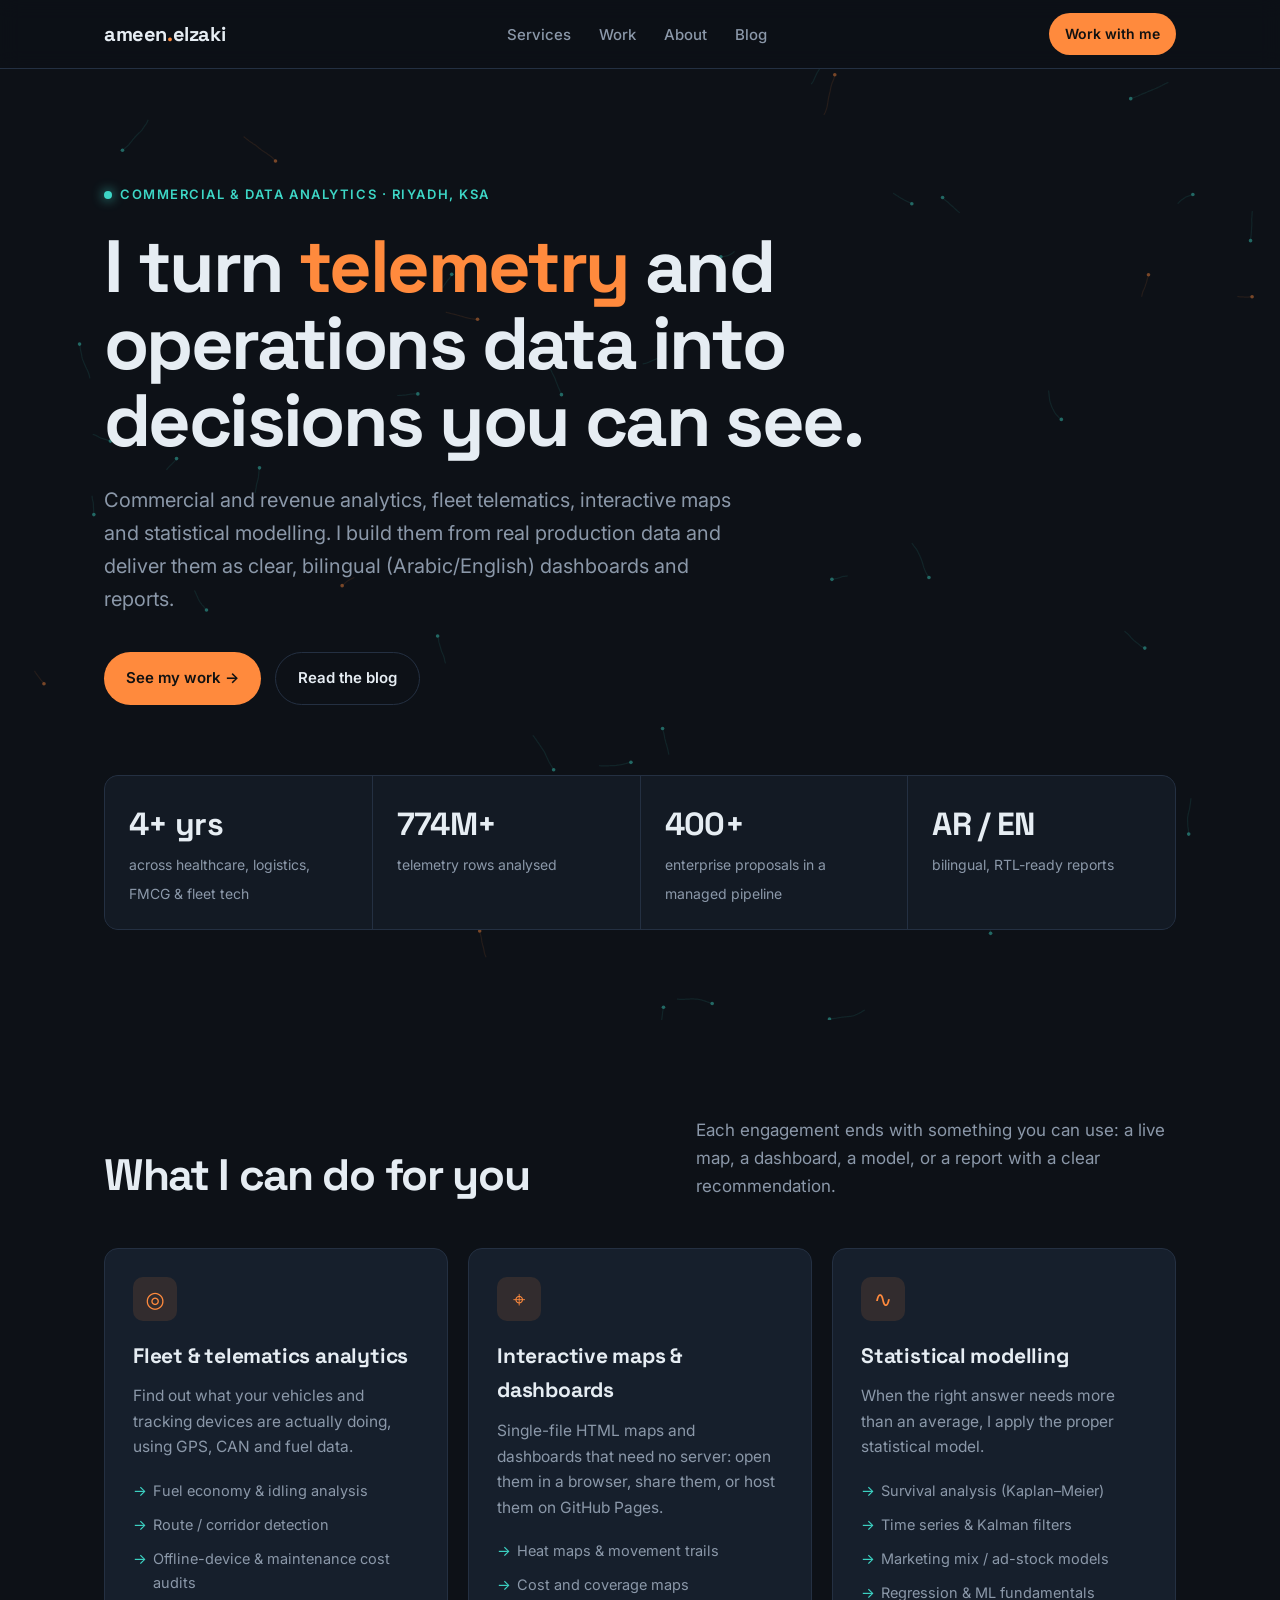
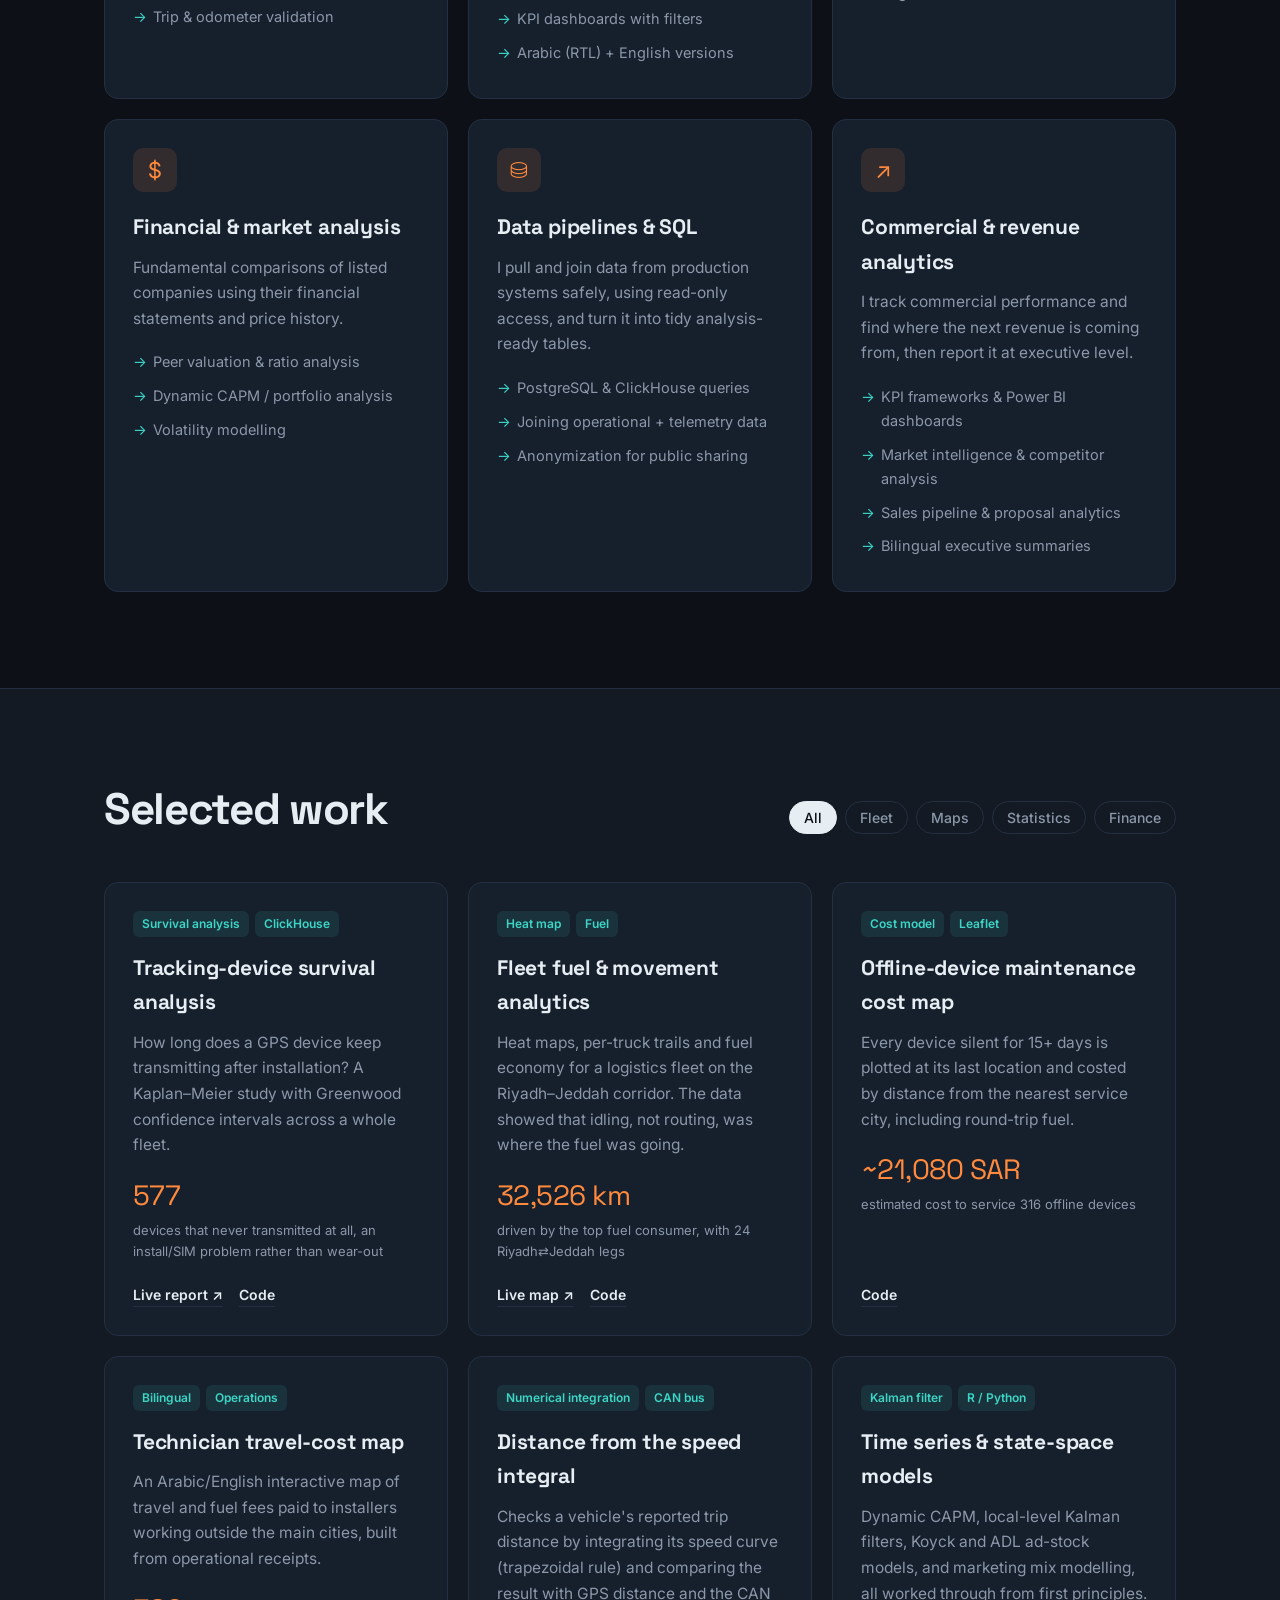
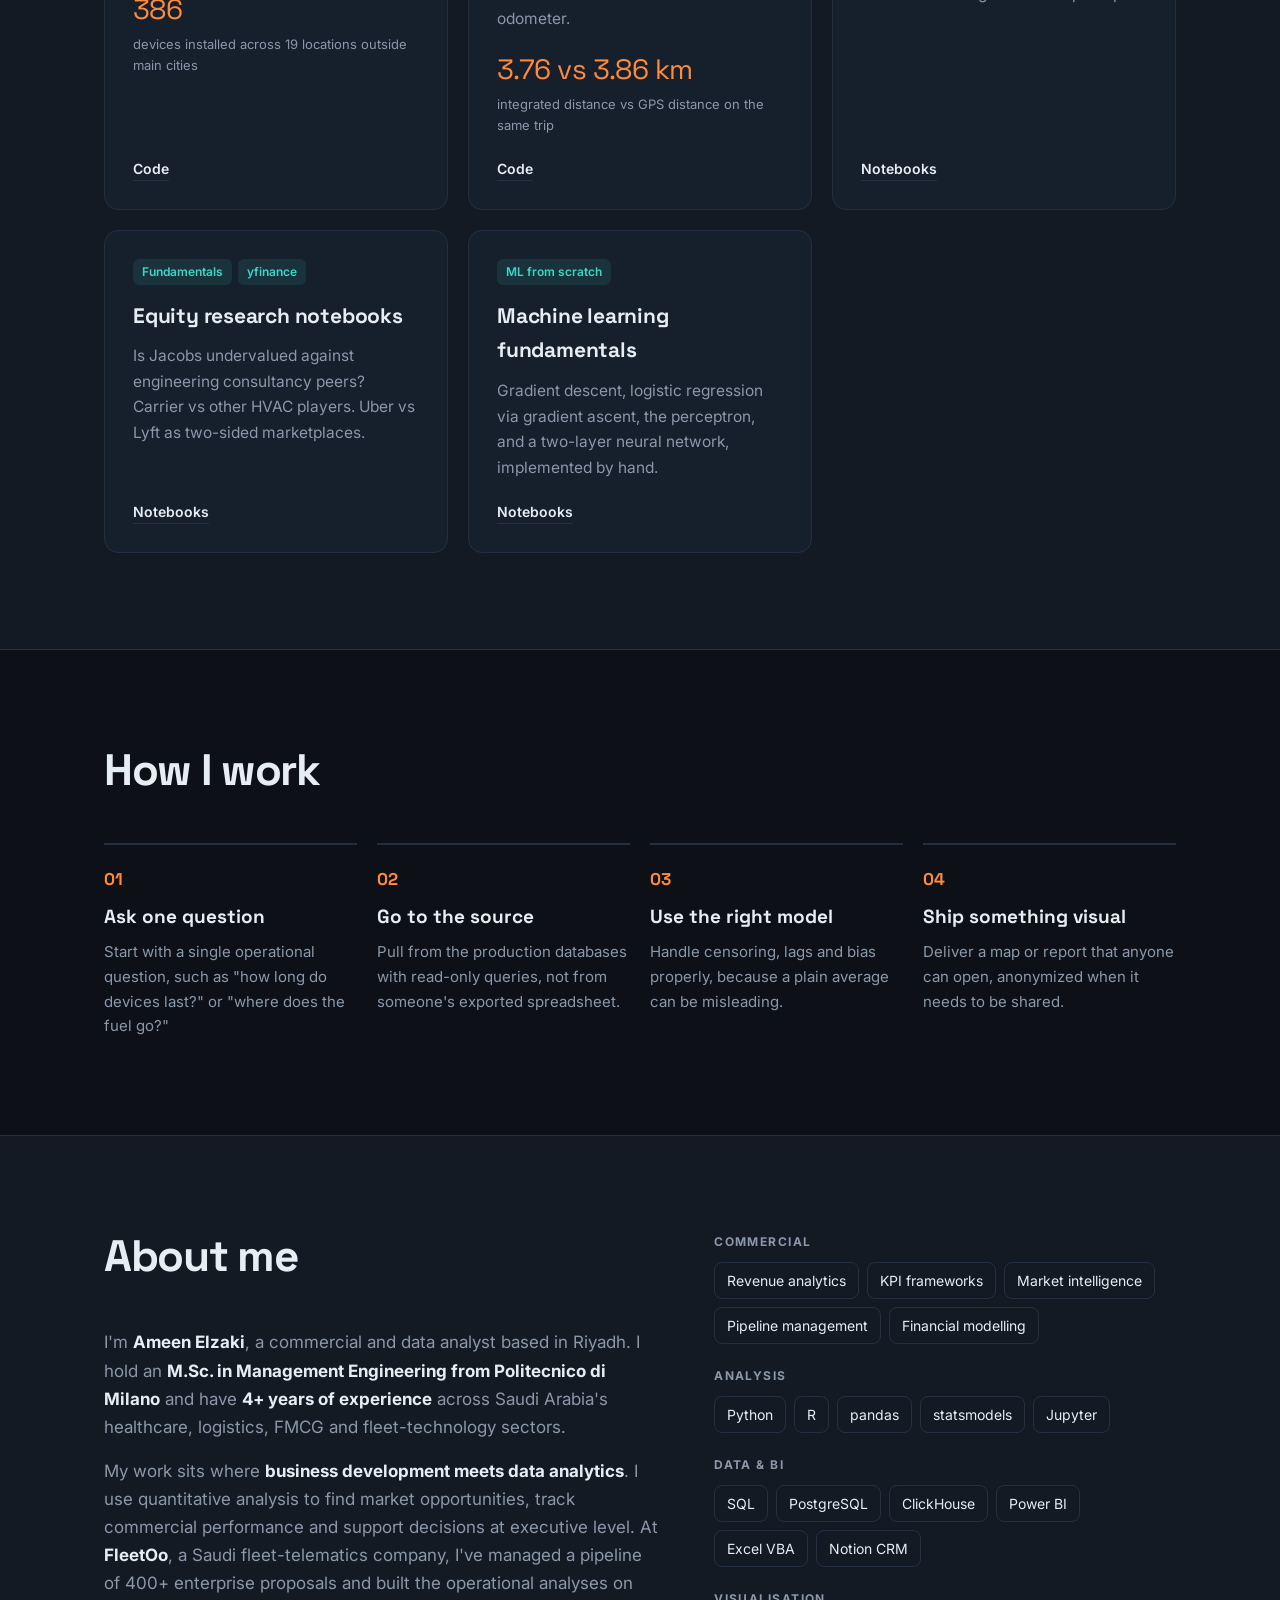
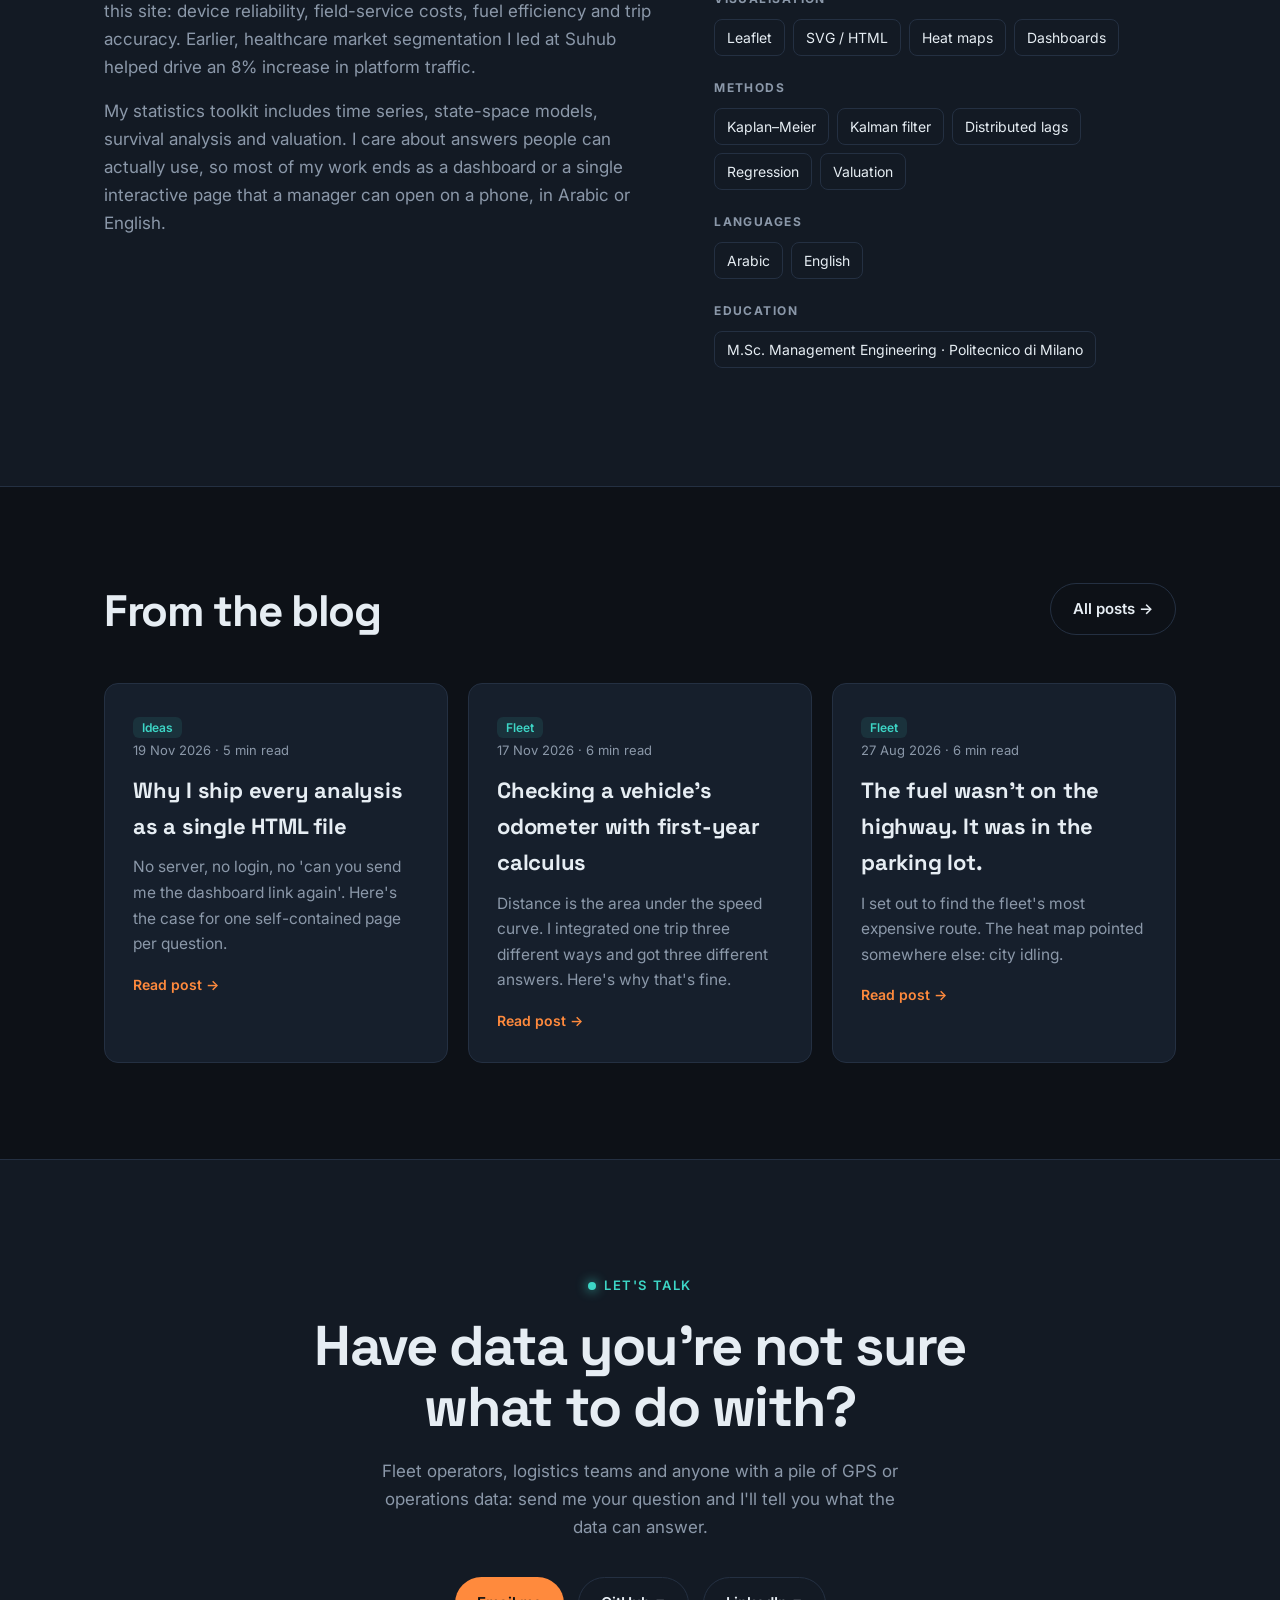
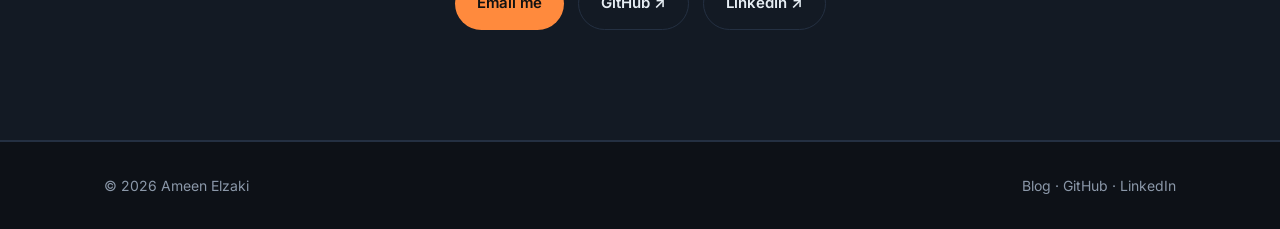
<file: index.html>
<!DOCTYPE html>
<html lang="en">
<head>
<meta charset="UTF-8">
<meta name="viewport" content="width=device-width, initial-scale=1.0">
<title>Ameen Elzaki — Commercial & Data Analytics</title>
<meta name="description" content="Commercial and data analyst in Riyadh. I turn GPS telemetry, operations and market data into dashboards, maps and decisions, with bilingual Arabic/English reporting.">
<meta property="og:type" content="website">
<meta property="og:url" content="https://ameenelzaki96.github.io/">
<meta property="og:title" content="Ameen Elzaki — Commercial & Data Analytics">
<meta property="og:description" content="Fleet and commercial analytics, interactive maps, statistical modelling and market intelligence. Services, projects and blog.">
<meta property="og:image" content="https://ameenelzaki96.github.io/assets/og-image.png">
<meta property="og:image:width" content="1200">
<meta property="og:image:height" content="630">
<meta name="twitter:card" content="summary_large_image">
<meta name="twitter:image" content="https://ameenelzaki96.github.io/assets/og-image.png">
<link rel="preconnect" href="https://fonts.googleapis.com">
<link rel="preconnect" href="https://fonts.gstatic.com" crossorigin>
<link href="https://fonts.googleapis.com/css2?family=Inter:wght@400;500;600&family=Space+Grotesk:wght@500;700&display=swap" rel="stylesheet">
<link rel="stylesheet" href="assets/style.css">
</head>
<body>

<nav class="nav">
  <div class="wrap">
    <a href="index.html" class="logo">ameen<span>.</span>elzaki</a>
    <ul>
      <li><a href="#services">Services</a></li>
      <li><a href="#work">Work</a></li>
      <li><a href="#about">About</a></li>
      <li><a href="blog.html">Blog</a></li>
    </ul>
    <a href="#contact" class="cta">Work with me</a>
    <button class="menu-btn" aria-label="Menu">☰</button>
  </div>
</nav>

<header class="hero">
  <canvas id="trails"></canvas>
  <div class="wrap">
    <span class="eyebrow">Commercial & data analytics · Riyadh, KSA</span>
    <h1>I turn <em>telemetry</em> and operations data into decisions you can see.</h1>
    <p class="lead">Commercial and revenue analytics, fleet telematics, interactive maps and statistical modelling. I build them from real production data and deliver them as clear, bilingual (Arabic/English) dashboards and reports.</p>
    <div class="btns">
      <a href="#work" class="btn primary">See my work →</a>
      <a href="blog.html" class="btn ghost">Read the blog</a>
    </div>

    <div class="stats reveal">
      <div class="stat"><b>4+ yrs</b><span>across healthcare, logistics, FMCG & fleet tech</span></div>
      <div class="stat"><b>774M+</b><span>telemetry rows analysed</span></div>
      <div class="stat"><b>400+</b><span>enterprise proposals in a managed pipeline</span></div>
      <div class="stat"><b>AR / EN</b><span>bilingual, RTL-ready reports</span></div>
    </div>
  </div>
</header>

<!-- SERVICES -->
<section id="services">
  <div class="wrap">
    <div class="sec-head reveal">
      <h2>What I can do for you</h2>
      <p>Each engagement ends with something you can use: a live map, a dashboard, a model, or a report with a clear recommendation.</p>
    </div>
    <div class="grid g3">
      <div class="card reveal">
        <div class="ico">◎</div>
        <h3>Fleet & telematics analytics</h3>
        <p>Find out what your vehicles and tracking devices are actually doing, using GPS, CAN and fuel data.</p>
        <ul>
          <li>Fuel economy & idling analysis</li>
          <li>Route / corridor detection</li>
          <li>Offline-device & maintenance cost audits</li>
          <li>Trip & odometer validation</li>
        </ul>
      </div>
      <div class="card reveal">
        <div class="ico">⌖</div>
        <h3>Interactive maps & dashboards</h3>
        <p>Single-file HTML maps and dashboards that need no server: open them in a browser, share them, or host them on GitHub Pages.</p>
        <ul>
          <li>Heat maps & movement trails</li>
          <li>Cost and coverage maps</li>
          <li>KPI dashboards with filters</li>
          <li>Arabic (RTL) + English versions</li>
        </ul>
      </div>
      <div class="card reveal">
        <div class="ico">∿</div>
        <h3>Statistical modelling</h3>
        <p>When the right answer needs more than an average, I apply the proper statistical model.</p>
        <ul>
          <li>Survival analysis (Kaplan–Meier)</li>
          <li>Time series & Kalman filters</li>
          <li>Marketing mix / ad-stock models</li>
          <li>Regression & ML fundamentals</li>
        </ul>
      </div>
      <div class="card reveal">
        <div class="ico">$</div>
        <h3>Financial & market analysis</h3>
        <p>Fundamental comparisons of listed companies using their financial statements and price history.</p>
        <ul>
          <li>Peer valuation & ratio analysis</li>
          <li>Dynamic CAPM / portfolio analysis</li>
          <li>Volatility modelling</li>
        </ul>
      </div>
      <div class="card reveal">
        <div class="ico">⛁</div>
        <h3>Data pipelines & SQL</h3>
        <p>I pull and join data from production systems safely, using read-only access, and turn it into tidy analysis-ready tables.</p>
        <ul>
          <li>PostgreSQL & ClickHouse queries</li>
          <li>Joining operational + telemetry data</li>
          <li>Anonymization for public sharing</li>
        </ul>
      </div>
      <div class="card reveal">
        <div class="ico">↗</div>
        <h3>Commercial & revenue analytics</h3>
        <p>I track commercial performance and find where the next revenue is coming from, then report it at executive level.</p>
        <ul>
          <li>KPI frameworks & Power BI dashboards</li>
          <li>Market intelligence & competitor analysis</li>
          <li>Sales pipeline & proposal analytics</li>
          <li>Bilingual executive summaries</li>
        </ul>
      </div>
    </div>
  </div>
</section>

<!-- WORK -->
<section id="work" class="alt">
  <div class="wrap">
    <div class="sec-head reveal">
      <h2>Selected work</h2>
      <div class="filters">
        <button class="on" data-f="all">All</button>
        <button data-f="fleet">Fleet</button>
        <button data-f="maps">Maps</button>
        <button data-f="stats">Statistics</button>
        <button data-f="finance">Finance</button>
      </div>
    </div>

    <div class="grid g3">
      <article class="card project reveal" data-cat="fleet stats">
        <div class="tags"><span class="tag">Survival analysis</span><span class="tag">ClickHouse</span></div>
        <h3>Tracking-device survival analysis</h3>
        <p>How long does a GPS device keep transmitting after installation? A Kaplan–Meier study with Greenwood confidence intervals across a whole fleet.</p>
        <div class="metric">577</div>
        <div class="metric-l">devices that never transmitted at all, an install/SIM problem rather than wear-out</div>
        <div class="links">
          <a href="https://ameenelzaki96.github.io/Survival-Analysis" target="_blank" rel="noopener">Live report ↗</a>
          <a href="https://github.com/ameenelzaki96/Survival-Analysis" target="_blank" rel="noopener">Code</a>
        </div>
      </article>

      <article class="card project reveal" data-cat="fleet maps">
        <div class="tags"><span class="tag">Heat map</span><span class="tag">Fuel</span></div>
        <h3>Fleet fuel & movement analytics</h3>
        <p>Heat maps, per-truck trails and fuel economy for a logistics fleet on the Riyadh–Jeddah corridor. The data showed that idling, not routing, was where the fuel was going.</p>
        <div class="metric">32,526 km</div>
        <div class="metric-l">driven by the top fuel consumer, with 24 Riyadh⇄Jeddah legs</div>
        <div class="links">
          <a href="https://ameenelzaki96.github.io/fleet-movement-heatmap/" target="_blank" rel="noopener">Live map ↗</a>
          <a href="https://github.com/ameenelzaki96/fleet-movement-heatmap" target="_blank" rel="noopener">Code</a>
        </div>
      </article>

      <article class="card project reveal" data-cat="fleet maps">
        <div class="tags"><span class="tag">Cost model</span><span class="tag">Leaflet</span></div>
        <h3>Offline-device maintenance cost map</h3>
        <p>Every device silent for 15+ days is plotted at its last location and costed by distance from the nearest service city, including round-trip fuel.</p>
        <div class="metric">~21,080 SAR</div>
        <div class="metric-l">estimated cost to service 316 offline devices</div>
        <div class="links">
          <a href="https://github.com/ameenelzaki96/tracking-stale-map-KSA-all-regions" target="_blank" rel="noopener">Code</a>
        </div>
      </article>

      <article class="card project reveal" data-cat="maps fleet">
        <div class="tags"><span class="tag">Bilingual</span><span class="tag">Operations</span></div>
        <h3>Technician travel-cost map</h3>
        <p>An Arabic/English interactive map of travel and fuel fees paid to installers working outside the main cities, built from operational receipts.</p>
        <div class="metric">386</div>
        <div class="metric-l">devices installed across 19 locations outside main cities</div>
        <div class="links">
          <a href="https://github.com/ameenelzaki96/Operational-Interactive-Map" target="_blank" rel="noopener">Code</a>
        </div>
      </article>

      <article class="card project reveal" data-cat="fleet stats">
        <div class="tags"><span class="tag">Numerical integration</span><span class="tag">CAN bus</span></div>
        <h3>Distance from the speed integral</h3>
        <p>Checks a vehicle's reported trip distance by integrating its speed curve (trapezoidal rule) and comparing the result with GPS distance and the CAN odometer.</p>
        <div class="metric">3.76 vs 3.86 km</div>
        <div class="metric-l">integrated distance vs GPS distance on the same trip</div>
        <div class="links">
          <a href="https://github.com/ameenelzaki96/Distance-via-Speed-Integral-in-Arabic" target="_blank" rel="noopener">Code</a>
        </div>
      </article>

      <article class="card project reveal" data-cat="stats">
        <div class="tags"><span class="tag">Kalman filter</span><span class="tag">R / Python</span></div>
        <h3>Time series & state-space models</h3>
        <p>Dynamic CAPM, local-level Kalman filters, Koyck and ADL ad-stock models, and marketing mix modelling, all worked through from first principles.</p>
        <div class="links">
          <a href="https://github.com/ameenelzaki96/timeseries" target="_blank" rel="noopener">Notebooks</a>
        </div>
      </article>

      <article class="card project reveal" data-cat="finance">
        <div class="tags"><span class="tag">Fundamentals</span><span class="tag">yfinance</span></div>
        <h3>Equity research notebooks</h3>
        <p>Is Jacobs undervalued against engineering consultancy peers? Carrier vs other HVAC players. Uber vs Lyft as two-sided marketplaces.</p>
        <div class="links">
          <a href="https://github.com/ameenelzaki96/Financial-Analysis" target="_blank" rel="noopener">Notebooks</a>
        </div>
      </article>

      <article class="card project reveal" data-cat="stats">
        <div class="tags"><span class="tag">ML from scratch</span></div>
        <h3>Machine learning fundamentals</h3>
        <p>Gradient descent, logistic regression via gradient ascent, the perceptron, and a two-layer neural network, implemented by hand.</p>
        <div class="links">
          <a href="https://github.com/ameenelzaki96/Machine-learning-AI" target="_blank" rel="noopener">Notebooks</a>
        </div>
      </article>
    </div>
  </div>
</section>

<!-- PROCESS -->
<section>
  <div class="wrap">
    <div class="sec-head reveal"><h2>How I work</h2></div>
    <div class="steps">
      <div class="step reveal"><h4>Ask one question</h4><p>Start with a single operational question, such as "how long do devices last?" or "where does the fuel go?"</p></div>
      <div class="step reveal"><h4>Go to the source</h4><p>Pull from the production databases with read-only queries, not from someone's exported spreadsheet.</p></div>
      <div class="step reveal"><h4>Use the right model</h4><p>Handle censoring, lags and bias properly, because a plain average can be misleading.</p></div>
      <div class="step reveal"><h4>Ship something visual</h4><p>Deliver a map or report that anyone can open, anonymized when it needs to be shared.</p></div>
    </div>
  </div>
</section>

<!-- ABOUT -->
<section id="about" class="alt">
  <div class="wrap about">
    <div class="reveal">
      <div class="sec-head"><h2>About me</h2></div>
      <p>I'm <strong>Ameen Elzaki</strong>, a commercial and data analyst based in Riyadh. I hold an <strong>M.Sc. in Management Engineering from Politecnico di Milano</strong> and have <strong>4+ years of experience</strong> across Saudi Arabia's healthcare, logistics, FMCG and fleet-technology sectors.</p>
      <p>My work sits where <strong>business development meets data analytics</strong>. I use quantitative analysis to find market opportunities, track commercial performance and support decisions at executive level. At <strong>FleetOo</strong>, a Saudi fleet-telematics company, I've managed a pipeline of 400+ enterprise proposals and built the operational analyses on this site: device reliability, field-service costs, fuel efficiency and trip accuracy. Earlier, healthcare market segmentation I led at Suhub helped drive an 8% increase in platform traffic.</p>
      <p>My statistics toolkit includes time series, state-space models, survival analysis and valuation. I care about answers people can actually use, so most of my work ends as a dashboard or a single interactive page that a manager can open on a phone, in Arabic or English.</p>
    </div>
    <div class="reveal">
      <div class="skill-group"><h5>Commercial</h5><div class="skills"><span>Revenue analytics</span><span>KPI frameworks</span><span>Market intelligence</span><span>Pipeline management</span><span>Financial modelling</span></div></div>
      <div class="skill-group"><h5>Analysis</h5><div class="skills"><span>Python</span><span>R</span><span>pandas</span><span>statsmodels</span><span>Jupyter</span></div></div>
      <div class="skill-group"><h5>Data & BI</h5><div class="skills"><span>SQL</span><span>PostgreSQL</span><span>ClickHouse</span><span>Power BI</span><span>Excel VBA</span><span>Notion CRM</span></div></div>
      <div class="skill-group"><h5>Visualisation</h5><div class="skills"><span>Leaflet</span><span>SVG / HTML</span><span>Heat maps</span><span>Dashboards</span></div></div>
      <div class="skill-group"><h5>Methods</h5><div class="skills"><span>Kaplan–Meier</span><span>Kalman filter</span><span>Distributed lags</span><span>Regression</span><span>Valuation</span></div></div>
      <div class="skill-group"><h5>Languages</h5><div class="skills"><span>Arabic</span><span>English</span></div></div>
      <div class="skill-group"><h5>Education</h5><div class="skills"><span>M.Sc. Management Engineering · Politecnico di Milano</span></div></div>
    </div>
  </div>
</section>

<!-- LATEST POSTS -->
<section>
  <div class="wrap">
    <div class="sec-head reveal">
      <h2>From the blog</h2>
      <a href="blog.html" class="btn ghost">All posts →</a>
    </div>
    <div class="grid g3" id="latest-posts"></div>
  </div>
</section>

<!-- CONTACT -->
<section id="contact" class="contact alt">
  <div class="wrap reveal">
    <span class="eyebrow">Let's talk</span>
    <h2 style="margin-top:18px">Have data you're not sure what to do with?</h2>
    <p>Fleet operators, logistics teams and anyone with a pile of GPS or operations data: send me your question and I'll tell you what the data can answer.</p>
    <div class="btns">
      <a href="mailto:ameenelzaki@outlook.com" class="btn primary">Email me</a>
      <a href="https://github.com/ameenelzaki96" target="_blank" rel="noopener" class="btn ghost">GitHub ↗</a>
      <a href="https://www.linkedin.com/in/ameen-elzaki/" target="_blank" rel="noopener" class="btn ghost">LinkedIn ↗</a>
    </div>
  </div>
</section>

<footer>
  <div class="wrap">
    <span>© <span data-year></span> Ameen Elzaki</span>
    <span><a href="blog.html">Blog</a> · <a href="https://github.com/ameenelzaki96" target="_blank" rel="noopener">GitHub</a> · <a href="https://www.linkedin.com/in/ameen-elzaki/" target="_blank" rel="noopener">LinkedIn</a></span>
  </div>
</footer>

<script src="assets/posts.js"></script>
<script>
  // render latest 3 posts on the home page
  document.getElementById('latest-posts').innerHTML = POSTS.slice(0,3).map(postCard).join('');
</script>
<script src="assets/main.js"></script>
</body>
</html>
</file>
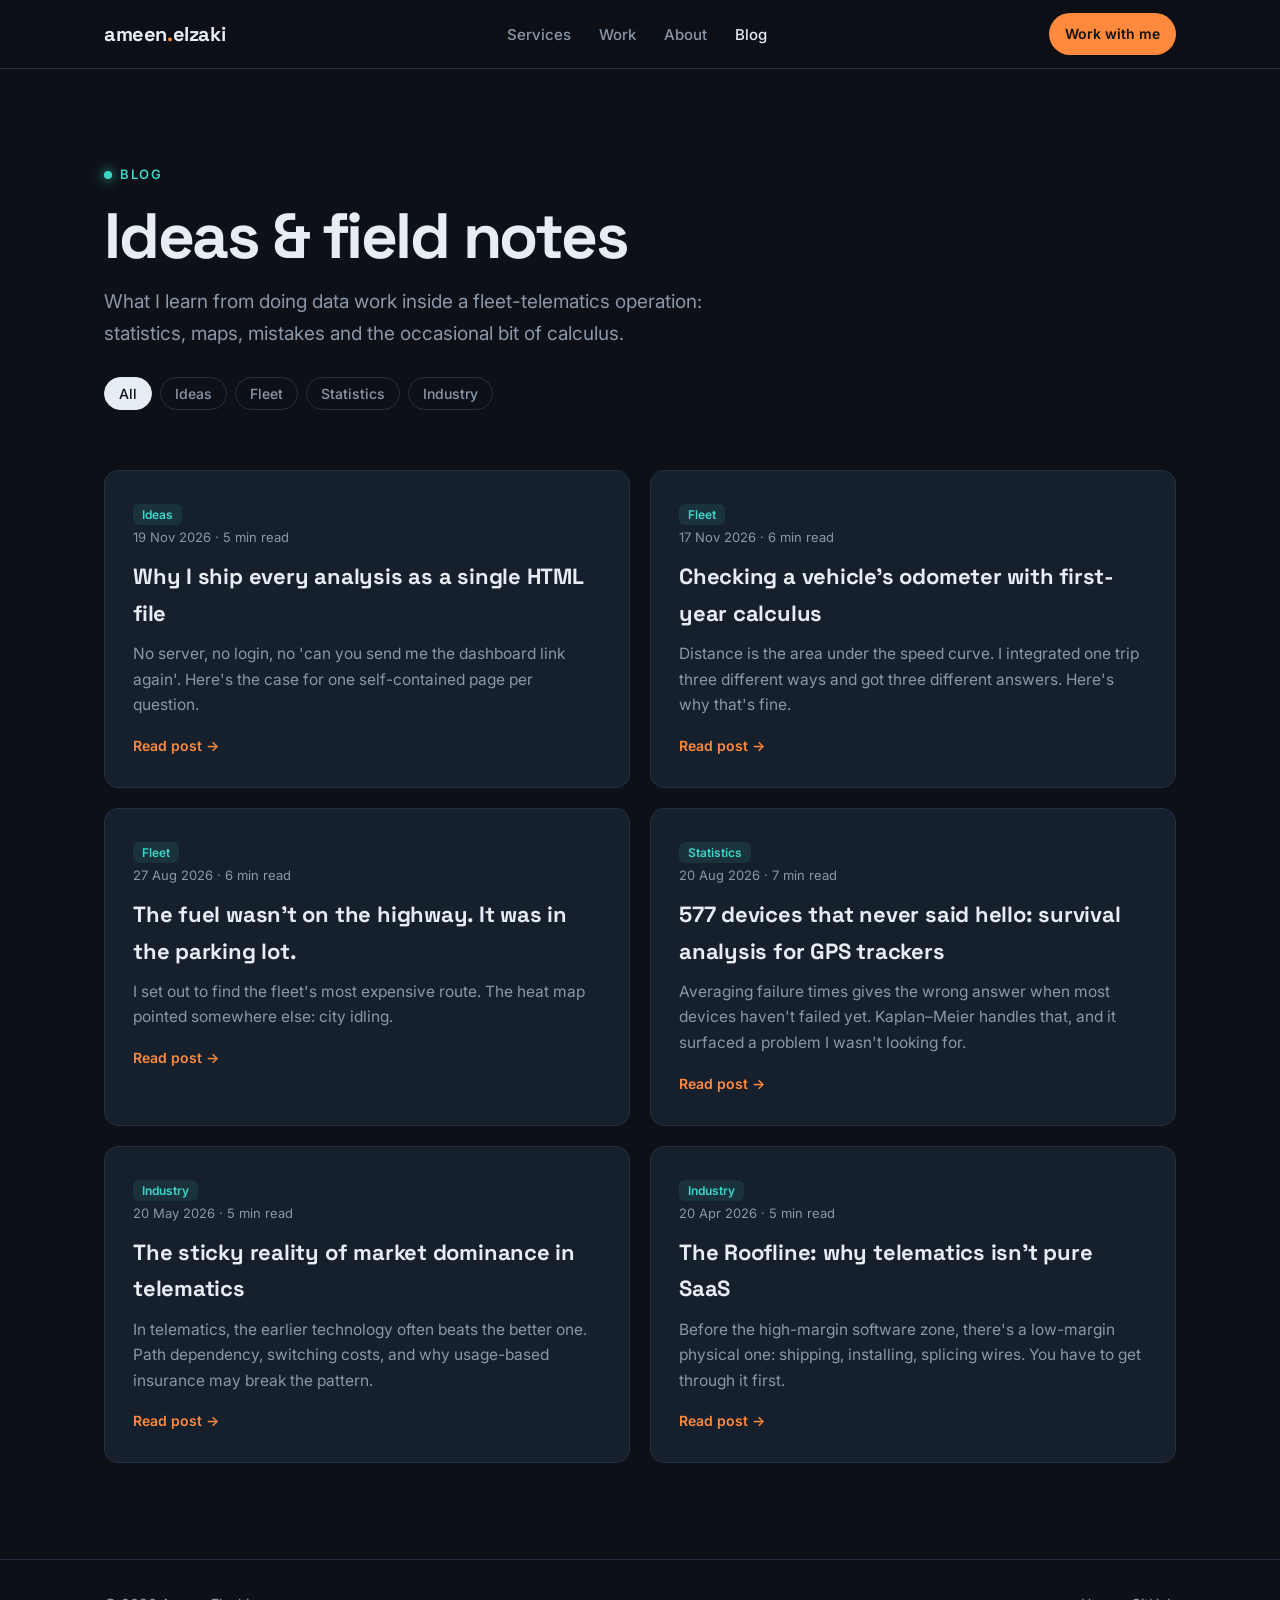
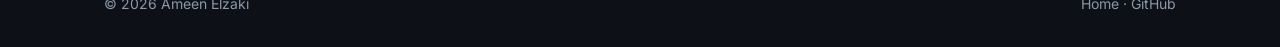
<file: blog.html>
<!DOCTYPE html>
<html lang="en">
<head>
<meta charset="UTF-8">
<meta name="viewport" content="width=device-width, initial-scale=1.0">
<title>Blog — Ameen Elzaki</title>
<meta name="description" content="Notes on fleet telematics, statistics, maps and doing data work in operations.">
<link rel="preconnect" href="https://fonts.googleapis.com">
<link rel="preconnect" href="https://fonts.gstatic.com" crossorigin>
<link href="https://fonts.googleapis.com/css2?family=Inter:wght@400;500;600&family=Space+Grotesk:wght@500;700&display=swap" rel="stylesheet">
<link rel="stylesheet" href="assets/style.css">
</head>
<body>

<nav class="nav">
  <div class="wrap">
    <a href="index.html" class="logo">ameen<span>.</span>elzaki</a>
    <ul>
      <li><a href="index.html#services">Services</a></li>
      <li><a href="index.html#work">Work</a></li>
      <li><a href="index.html#about">About</a></li>
      <li><a href="blog.html" class="active">Blog</a></li>
    </ul>
    <a href="index.html#contact" class="cta">Work with me</a>
    <button class="menu-btn" aria-label="Menu">☰</button>
  </div>
</nav>

<header class="page-head">
  <div class="wrap">
    <span class="eyebrow">Blog</span>
    <h1 style="margin-top:16px">Ideas & field notes</h1>
    <p>What I learn from doing data work inside a fleet-telematics operation: statistics, maps, mistakes and the occasional bit of calculus.</p>
    <div class="filters" style="margin-top:28px" id="tag-filters"></div>
  </div>
</header>

<section style="padding-top:20px">
  <div class="wrap">
    <div class="grid g2" id="post-list"></div>
  </div>
</section>

<footer>
  <div class="wrap">
    <span>© <span data-year></span> Ameen Elzaki</span>
    <span><a href="index.html">Home</a> · <a href="https://github.com/ameenelzaki96" target="_blank" rel="noopener">GitHub</a></span>
  </div>
</footer>

<script src="assets/posts.js"></script>
<script>
  const list = document.getElementById('post-list');
  const tf = document.getElementById('tag-filters');
  const tags = ['All', ...new Set(POSTS.map(p => p.tag))];
  const render = t => list.innerHTML = POSTS.filter(p => t === 'All' || p.tag === t).map(p => postCard(p)).join('');
  tf.innerHTML = tags.map((t,i) => `<button class="${i===0?'on':''}" data-t="${t}">${t}</button>`).join('');
  tf.addEventListener('click', e => {
    if (!e.target.dataset.t) return;
    tf.querySelectorAll('button').forEach(b => b.classList.toggle('on', b === e.target));
    render(e.target.dataset.t);
  });
  render('All');
</script>
<script src="assets/main.js"></script>
</body>
</html>
</file>
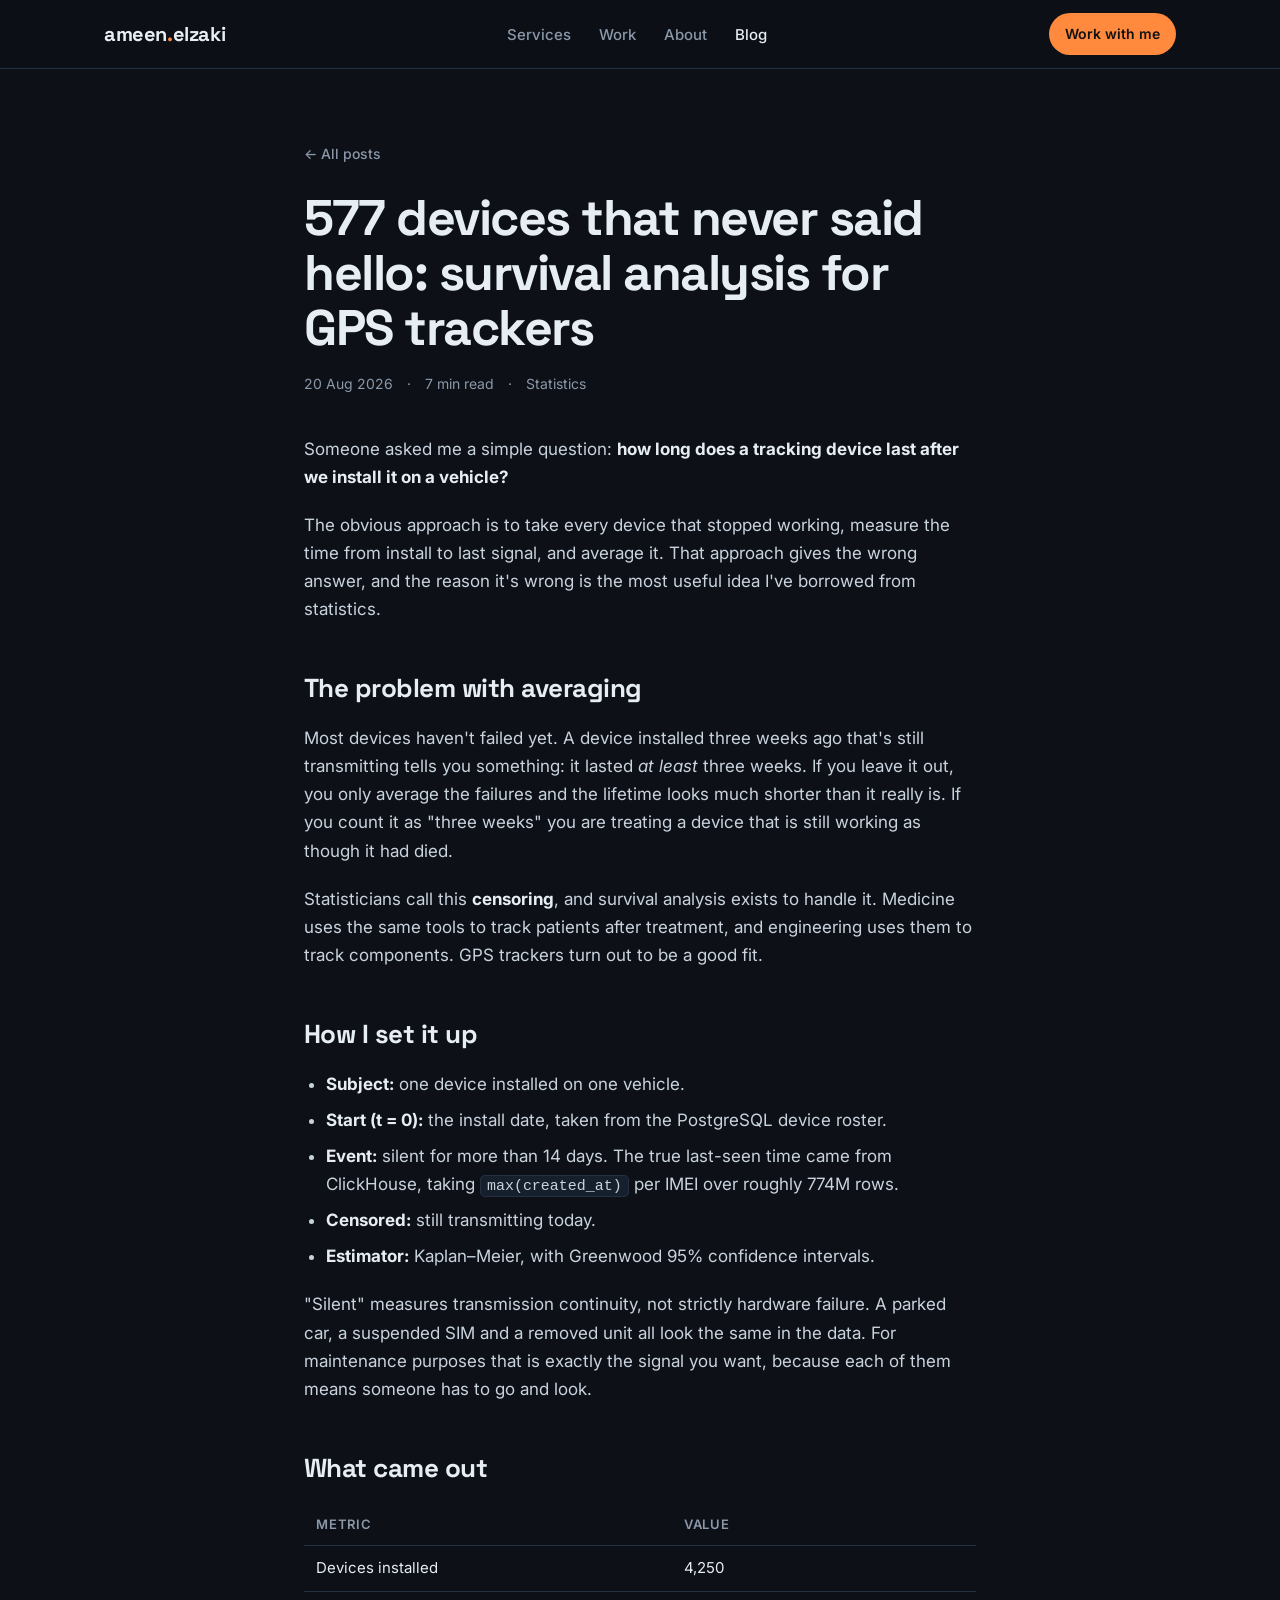
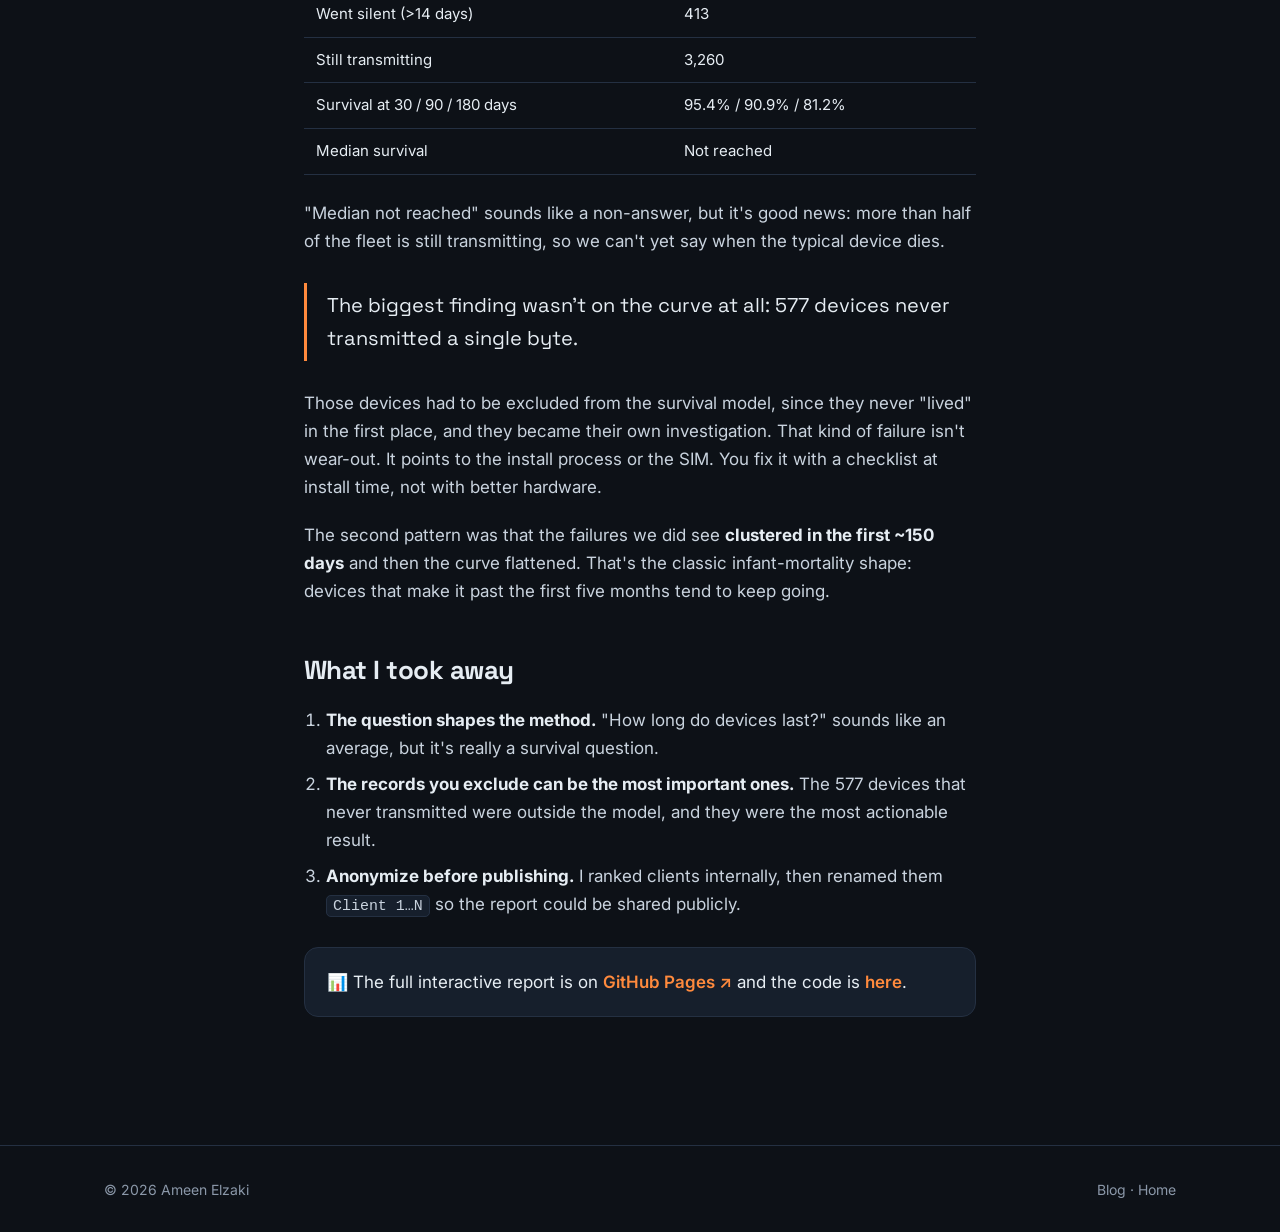
<file: posts/device-survival-analysis.html>
<!DOCTYPE html>
<html lang="en">
<head>
<meta charset="UTF-8">
<meta name="viewport" content="width=device-width, initial-scale=1.0">
<title>577 devices that never said hello — Ameen Elzaki</title>
<meta name="description" content="Using Kaplan–Meier survival analysis to measure how long GPS tracking devices keep transmitting.">
<link rel="preconnect" href="https://fonts.googleapis.com">
<link rel="preconnect" href="https://fonts.gstatic.com" crossorigin>
<link href="https://fonts.googleapis.com/css2?family=Inter:wght@400;500;600&family=Space+Grotesk:wght@500;700&display=swap" rel="stylesheet">
<link rel="stylesheet" href="../assets/style.css">
</head>
<body>
<nav class="nav"><div class="wrap">
  <a href="../index.html" class="logo">ameen<span>.</span>elzaki</a>
  <ul><li><a href="../index.html#services">Services</a></li><li><a href="../index.html#work">Work</a></li><li><a href="../index.html#about">About</a></li><li><a href="../blog.html" class="active">Blog</a></li></ul>
  <a href="../index.html#contact" class="cta">Work with me</a><button class="menu-btn" aria-label="Menu">☰</button>
</div></nav>

<article class="article">
  <a href="../blog.html" class="back">← All posts</a>
  <h1>577 devices that never said hello: survival analysis for GPS trackers</h1>
  <div class="meta"><span>20 Aug 2026</span><span>·</span><span>7 min read</span><span>·</span><span>Statistics</span></div>

  <p>Someone asked me a simple question: <strong>how long does a tracking device last after we install it on a vehicle?</strong></p>
  <p>The obvious approach is to take every device that stopped working, measure the time from install to last signal, and average it. That approach gives the wrong answer, and the reason it's wrong is the most useful idea I've borrowed from statistics.</p>

  <h2>The problem with averaging</h2>
  <p>Most devices haven't failed yet. A device installed three weeks ago that's still transmitting tells you something: it lasted <em>at least</em> three weeks. If you leave it out, you only average the failures and the lifetime looks much shorter than it really is. If you count it as "three weeks" you are treating a device that is still working as though it had died.</p>
  <p>Statisticians call this <strong>censoring</strong>, and survival analysis exists to handle it. Medicine uses the same tools to track patients after treatment, and engineering uses them to track components. GPS trackers turn out to be a good fit.</p>

  <h2>How I set it up</h2>
  <ul>
    <li><strong>Subject:</strong> one device installed on one vehicle.</li>
    <li><strong>Start (t = 0):</strong> the install date, taken from the PostgreSQL device roster.</li>
    <li><strong>Event:</strong> silent for more than 14 days. The true last-seen time came from ClickHouse, taking <code>max(created_at)</code> per IMEI over roughly 774M rows.</li>
    <li><strong>Censored:</strong> still transmitting today.</li>
    <li><strong>Estimator:</strong> Kaplan–Meier, with Greenwood 95% confidence intervals.</li>
  </ul>
  <p>"Silent" measures transmission continuity, not strictly hardware failure. A parked car, a suspended SIM and a removed unit all look the same in the data. For maintenance purposes that is exactly the signal you want, because each of them means someone has to go and look.</p>

  <h2>What came out</h2>
  <table>
    <tr><th>Metric</th><th>Value</th></tr>
    <tr><td>Devices installed</td><td>4,250</td></tr>
    <tr><td>Went silent (&gt;14 days)</td><td>413</td></tr>
    <tr><td>Still transmitting</td><td>3,260</td></tr>
    <tr><td>Survival at 30 / 90 / 180 days</td><td>95.4% / 90.9% / 81.2%</td></tr>
    <tr><td>Median survival</td><td>Not reached</td></tr>
  </table>
  <p>"Median not reached" sounds like a non-answer, but it's good news: more than half of the fleet is still transmitting, so we can't yet say when the typical device dies.</p>

  <blockquote>The biggest finding wasn't on the curve at all: 577 devices never transmitted a single byte.</blockquote>

  <p>Those devices had to be excluded from the survival model, since they never "lived" in the first place, and they became their own investigation. That kind of failure isn't wear-out. It points to the install process or the SIM. You fix it with a checklist at install time, not with better hardware.</p>
  <p>The second pattern was that the failures we did see <strong>clustered in the first ~150 days</strong> and then the curve flattened. That's the classic infant-mortality shape: devices that make it past the first five months tend to keep going.</p>

  <h2>What I took away</h2>
  <ol>
    <li><strong>The question shapes the method.</strong> "How long do devices last?" sounds like an average, but it's really a survival question.</li>
    <li><strong>The records you exclude can be the most important ones.</strong> The 577 devices that never transmitted were outside the model, and they were the most actionable result.</li>
    <li><strong>Anonymize before publishing.</strong> I ranked clients internally, then renamed them <code>Client 1…N</code> so the report could be shared publicly.</li>
  </ol>

  <div class="callout">📊 The full interactive report is on <a href="https://ameenelzaki96.github.io/Survival-Analysis" target="_blank" rel="noopener">GitHub Pages ↗</a> and the code is <a href="https://github.com/ameenelzaki96/Survival-Analysis" target="_blank" rel="noopener">here</a>.</div>
</article>

<footer><div class="wrap"><span>© <span data-year></span> Ameen Elzaki</span><span><a href="../blog.html">Blog</a> · <a href="../index.html">Home</a></span></div></footer>
<script src="../assets/main.js"></script>
</body>
</html>
</file>
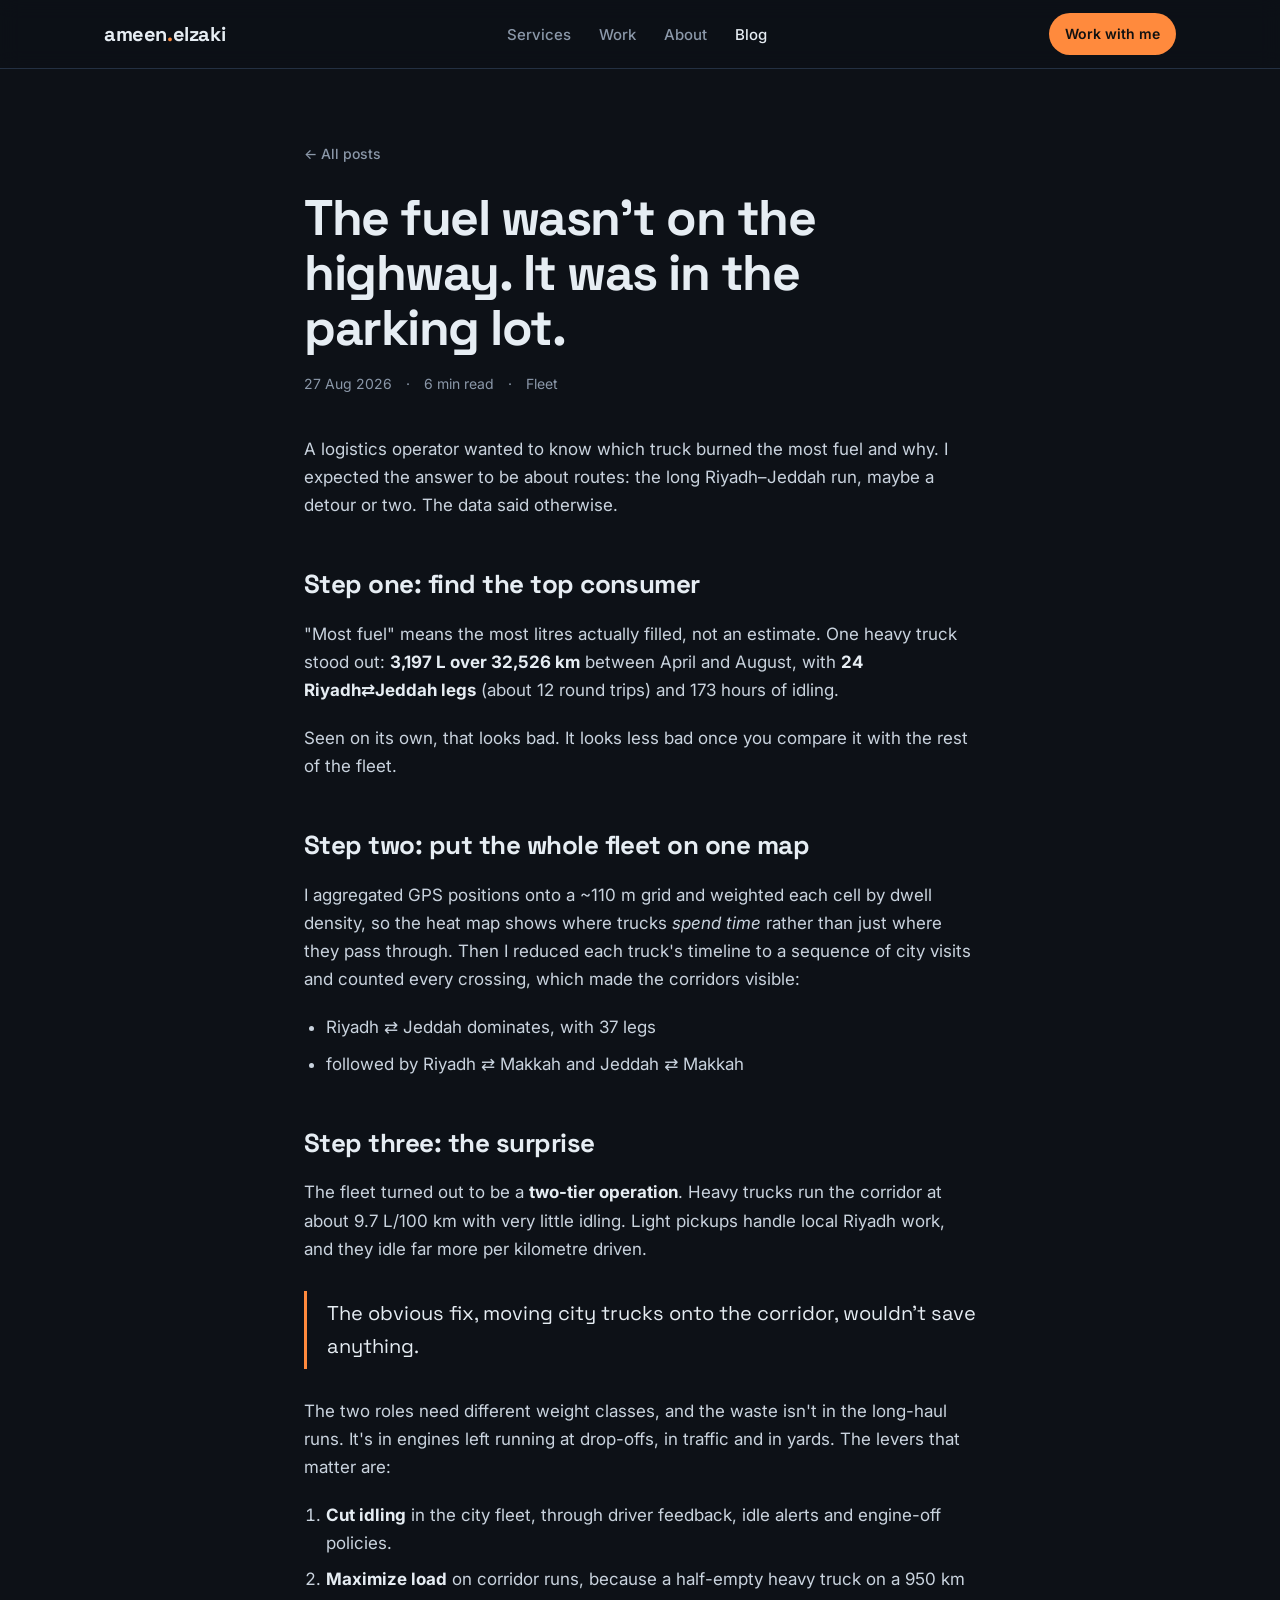
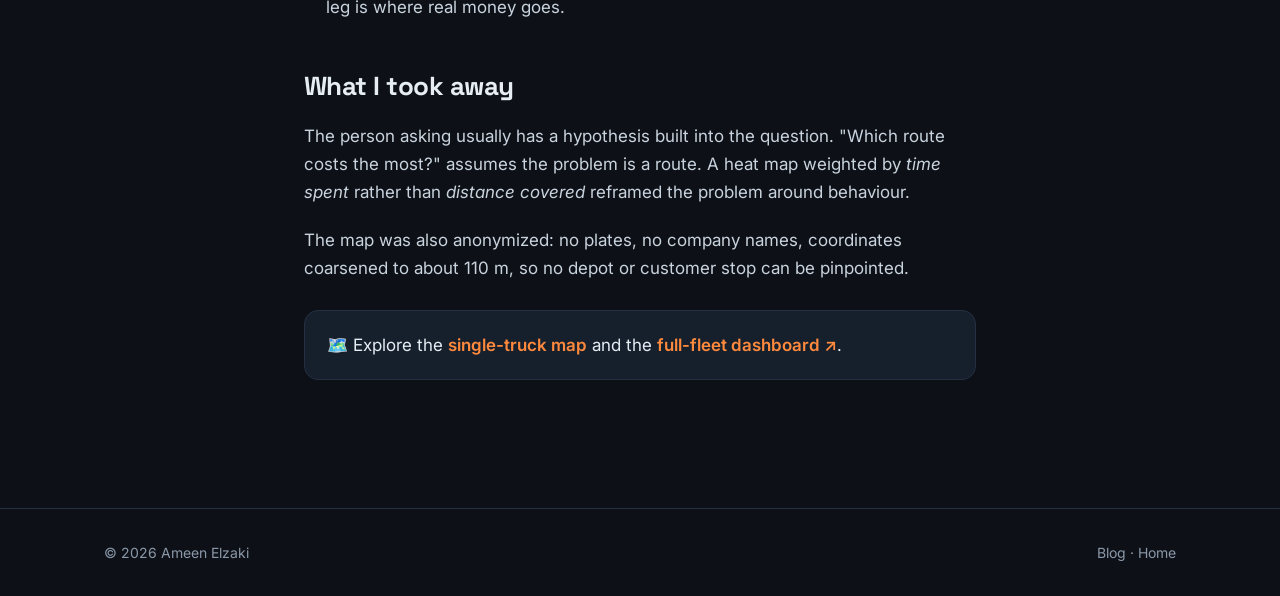
<file: posts/fuel-heatmap-idling.html>
<!DOCTYPE html>
<html lang="en">
<head>
<meta charset="UTF-8">
<meta name="viewport" content="width=device-width, initial-scale=1.0">
<title>The fuel wasn't on the highway — Ameen Elzaki</title>
<meta name="description" content="What a fleet fuel heat map revealed about idling versus long-haul routes.">
<link rel="preconnect" href="https://fonts.googleapis.com">
<link rel="preconnect" href="https://fonts.gstatic.com" crossorigin>
<link href="https://fonts.googleapis.com/css2?family=Inter:wght@400;500;600&family=Space+Grotesk:wght@500;700&display=swap" rel="stylesheet">
<link rel="stylesheet" href="../assets/style.css">
</head>
<body>
<nav class="nav"><div class="wrap">
  <a href="../index.html" class="logo">ameen<span>.</span>elzaki</a>
  <ul><li><a href="../index.html#services">Services</a></li><li><a href="../index.html#work">Work</a></li><li><a href="../index.html#about">About</a></li><li><a href="../blog.html" class="active">Blog</a></li></ul>
  <a href="../index.html#contact" class="cta">Work with me</a><button class="menu-btn" aria-label="Menu">☰</button>
</div></nav>

<article class="article">
  <a href="../blog.html" class="back">← All posts</a>
  <h1>The fuel wasn't on the highway. It was in the parking lot.</h1>
  <div class="meta"><span>27 Aug 2026</span><span>·</span><span>6 min read</span><span>·</span><span>Fleet</span></div>

  <p>A logistics operator wanted to know which truck burned the most fuel and why. I expected the answer to be about routes: the long Riyadh–Jeddah run, maybe a detour or two. The data said otherwise.</p>

  <h2>Step one: find the top consumer</h2>
  <p>"Most fuel" means the most litres actually filled, not an estimate. One heavy truck stood out: <strong>3,197 L over 32,526 km</strong> between April and August, with <strong>24 Riyadh⇄Jeddah legs</strong> (about 12 round trips) and 173 hours of idling.</p>
  <p>Seen on its own, that looks bad. It looks less bad once you compare it with the rest of the fleet.</p>

  <h2>Step two: put the whole fleet on one map</h2>
  <p>I aggregated GPS positions onto a ~110 m grid and weighted each cell by dwell density, so the heat map shows where trucks <em>spend time</em> rather than just where they pass through. Then I reduced each truck's timeline to a sequence of city visits and counted every crossing, which made the corridors visible:</p>
  <ul>
    <li>Riyadh ⇄ Jeddah dominates, with 37 legs</li>
    <li>followed by Riyadh ⇄ Makkah and Jeddah ⇄ Makkah</li>
  </ul>

  <h2>Step three: the surprise</h2>
  <p>The fleet turned out to be a <strong>two-tier operation</strong>. Heavy trucks run the corridor at about 9.7 L/100 km with very little idling. Light pickups handle local Riyadh work, and they idle far more per kilometre driven.</p>

  <blockquote>The obvious fix, moving city trucks onto the corridor, wouldn't save anything.</blockquote>

  <p>The two roles need different weight classes, and the waste isn't in the long-haul runs. It's in engines left running at drop-offs, in traffic and in yards. The levers that matter are:</p>
  <ol>
    <li><strong>Cut idling</strong> in the city fleet, through driver feedback, idle alerts and engine-off policies.</li>
    <li><strong>Maximize load</strong> on corridor runs, because a half-empty heavy truck on a 950 km leg is where real money goes.</li>
  </ol>

  <h2>What I took away</h2>
  <p>The person asking usually has a hypothesis built into the question. "Which route costs the most?" assumes the problem is a route. A heat map weighted by <em>time spent</em> rather than <em>distance covered</em> reframed the problem around behaviour.</p>
  <p>The map was also anonymized: no plates, no company names, coordinates coarsened to about 110 m, so no depot or customer stop can be pinpointed.</p>

  <div class="callout">🗺️ Explore the <a href="https://ameenelzaki96.github.io/fleet-movement-heatmap/" target="_blank" rel="noopener">single-truck map</a> and the <a href="https://ameenelzaki96.github.io/fleet-movement-heatmap/fleet.html" target="_blank" rel="noopener">full-fleet dashboard ↗</a>.</div>
</article>

<footer><div class="wrap"><span>© <span data-year></span> Ameen Elzaki</span><span><a href="../blog.html">Blog</a> · <a href="../index.html">Home</a></span></div></footer>
<script src="../assets/main.js"></script>
</body>
</html>
</file>
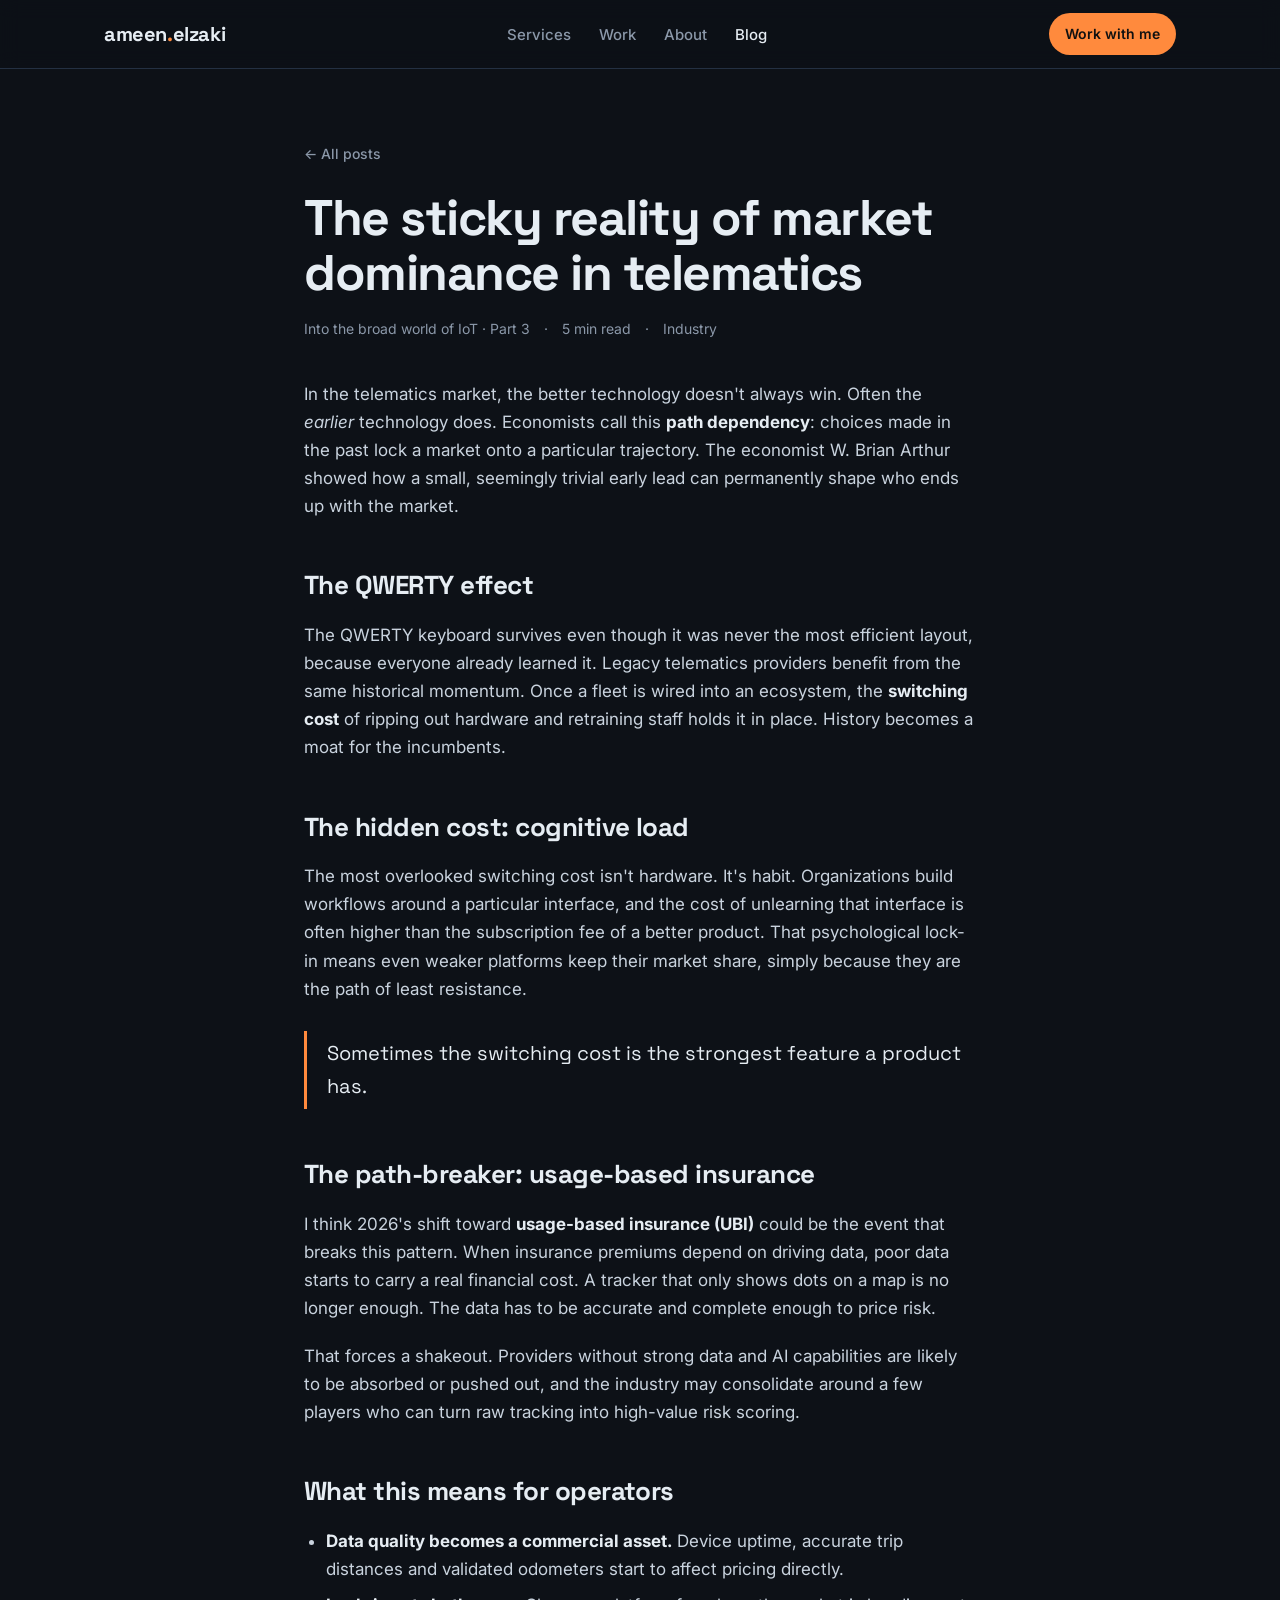
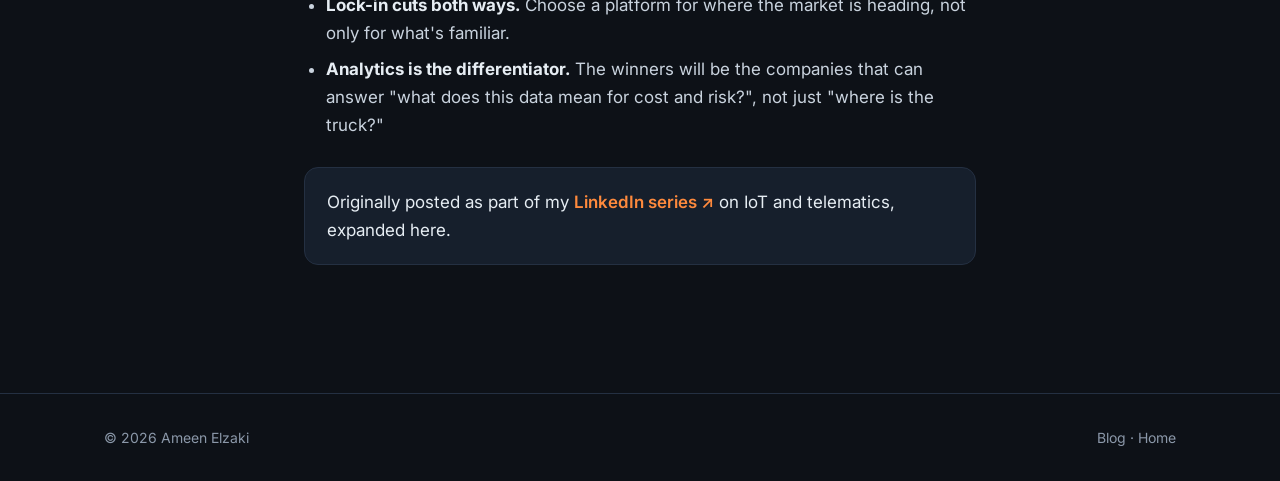
<file: posts/iot-path-dependency.html>
<!DOCTYPE html>
<html lang="en">
<head>
<meta charset="UTF-8">
<meta name="viewport" content="width=device-width, initial-scale=1.0">
<title>The sticky reality of market dominance in telematics — Ameen Elzaki</title>
<meta name="description" content="Path dependency, switching costs and why usage-based insurance may break the telematics market open.">
<meta property="og:image" content="https://ameenelzaki96.github.io/assets/og-image.png">
<link rel="preconnect" href="https://fonts.googleapis.com">
<link rel="preconnect" href="https://fonts.gstatic.com" crossorigin>
<link href="https://fonts.googleapis.com/css2?family=Inter:wght@400;500;600&family=Space+Grotesk:wght@500;700&display=swap" rel="stylesheet">
<link rel="stylesheet" href="../assets/style.css">
</head>
<body>
<nav class="nav"><div class="wrap">
  <a href="../index.html" class="logo">ameen<span>.</span>elzaki</a>
  <ul><li><a href="../index.html#services">Services</a></li><li><a href="../index.html#work">Work</a></li><li><a href="../index.html#about">About</a></li><li><a href="../blog.html" class="active">Blog</a></li></ul>
  <a href="../index.html#contact" class="cta">Work with me</a><button class="menu-btn" aria-label="Menu">☰</button>
</div></nav>

<article class="article">
  <a href="../blog.html" class="back">← All posts</a>
  <h1>The sticky reality of market dominance in telematics</h1>
  <div class="meta"><span>Into the broad world of IoT · Part 3</span><span>·</span><span>5 min read</span><span>·</span><span>Industry</span></div>

  <p>In the telematics market, the better technology doesn't always win. Often the <em>earlier</em> technology does. Economists call this <strong>path dependency</strong>: choices made in the past lock a market onto a particular trajectory. The economist W. Brian Arthur showed how a small, seemingly trivial early lead can permanently shape who ends up with the market.</p>

  <h2>The QWERTY effect</h2>
  <p>The QWERTY keyboard survives even though it was never the most efficient layout, because everyone already learned it. Legacy telematics providers benefit from the same historical momentum. Once a fleet is wired into an ecosystem, the <strong>switching cost</strong> of ripping out hardware and retraining staff holds it in place. History becomes a moat for the incumbents.</p>

  <h2>The hidden cost: cognitive load</h2>
  <p>The most overlooked switching cost isn't hardware. It's habit. Organizations build workflows around a particular interface, and the cost of unlearning that interface is often higher than the subscription fee of a better product. That psychological lock-in means even weaker platforms keep their market share, simply because they are the path of least resistance.</p>

  <blockquote>Sometimes the switching cost is the strongest feature a product has.</blockquote>

  <h2>The path-breaker: usage-based insurance</h2>
  <p>I think 2026's shift toward <strong>usage-based insurance (UBI)</strong> could be the event that breaks this pattern. When insurance premiums depend on driving data, poor data starts to carry a real financial cost. A tracker that only shows dots on a map is no longer enough. The data has to be accurate and complete enough to price risk.</p>
  <p>That forces a shakeout. Providers without strong data and AI capabilities are likely to be absorbed or pushed out, and the industry may consolidate around a few players who can turn raw tracking into high-value risk scoring.</p>

  <h2>What this means for operators</h2>
  <ul>
    <li><strong>Data quality becomes a commercial asset.</strong> Device uptime, accurate trip distances and validated odometers start to affect pricing directly.</li>
    <li><strong>Lock-in cuts both ways.</strong> Choose a platform for where the market is heading, not only for what's familiar.</li>
    <li><strong>Analytics is the differentiator.</strong> The winners will be the companies that can answer "what does this data mean for cost and risk?", not just "where is the truck?"</li>
  </ul>

  <div class="callout">Originally posted as part of my <a href="https://www.linkedin.com/in/ameen-elzaki/recent-activity/all/" target="_blank" rel="noopener">LinkedIn series ↗</a> on IoT and telematics, expanded here.</div>
</article>

<footer><div class="wrap"><span>© <span data-year></span> Ameen Elzaki</span><span><a href="../blog.html">Blog</a> · <a href="../index.html">Home</a></span></div></footer>
<script src="../assets/main.js"></script>
</body>
</html>
</file>
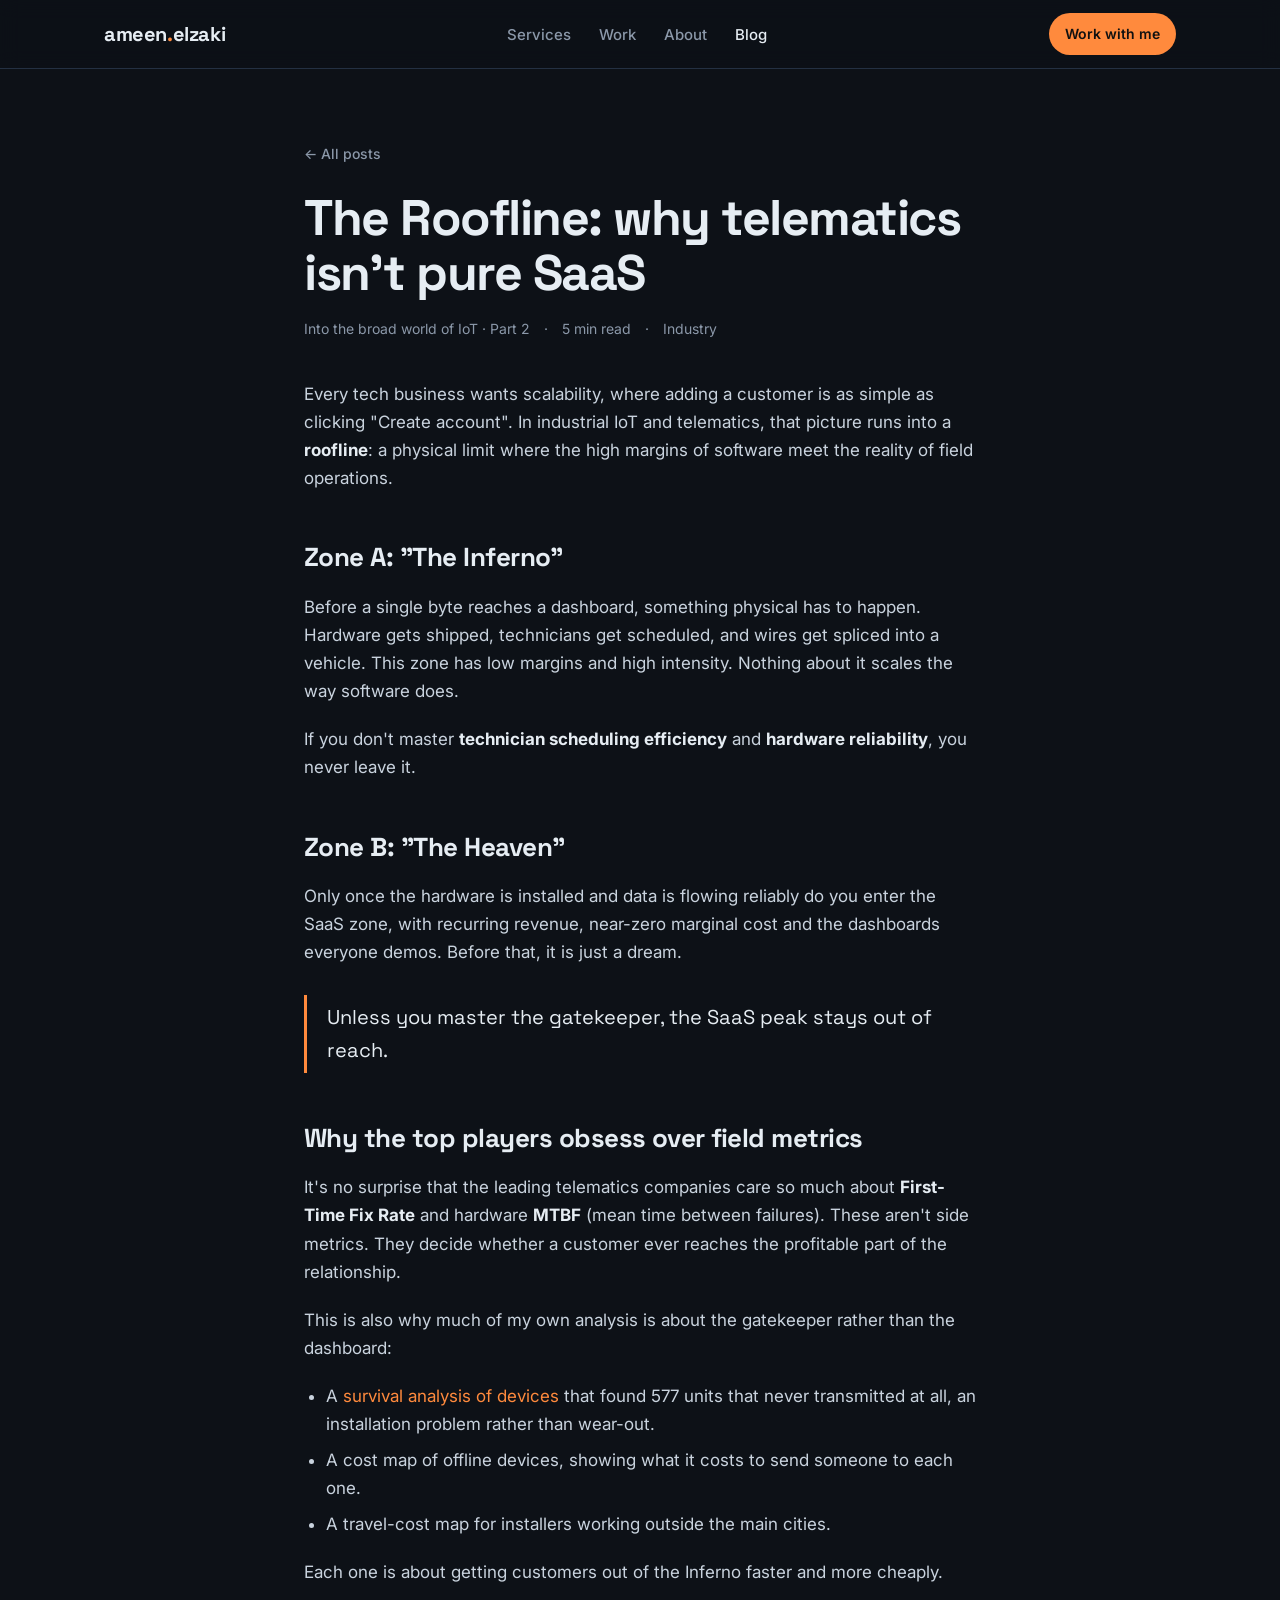
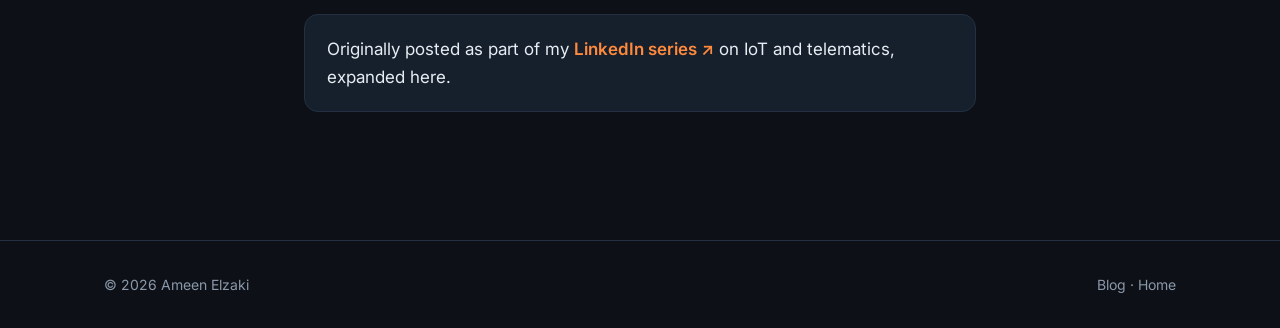
<file: posts/iot-roofline.html>
<!DOCTYPE html>
<html lang="en">
<head>
<meta charset="UTF-8">
<meta name="viewport" content="width=device-width, initial-scale=1.0">
<title>The Roofline: why telematics isn't pure SaaS — Ameen Elzaki</title>
<meta name="description" content="Industrial IoT and telematics hit a physical limit before the high-margin software economics begin.">
<meta property="og:image" content="https://ameenelzaki96.github.io/assets/og-image.png">
<link rel="preconnect" href="https://fonts.googleapis.com">
<link rel="preconnect" href="https://fonts.gstatic.com" crossorigin>
<link href="https://fonts.googleapis.com/css2?family=Inter:wght@400;500;600&family=Space+Grotesk:wght@500;700&display=swap" rel="stylesheet">
<link rel="stylesheet" href="../assets/style.css">
</head>
<body>
<nav class="nav"><div class="wrap">
  <a href="../index.html" class="logo">ameen<span>.</span>elzaki</a>
  <ul><li><a href="../index.html#services">Services</a></li><li><a href="../index.html#work">Work</a></li><li><a href="../index.html#about">About</a></li><li><a href="../blog.html" class="active">Blog</a></li></ul>
  <a href="../index.html#contact" class="cta">Work with me</a><button class="menu-btn" aria-label="Menu">☰</button>
</div></nav>

<article class="article">
  <a href="../blog.html" class="back">← All posts</a>
  <h1>The Roofline: why telematics isn't pure SaaS</h1>
  <div class="meta"><span>Into the broad world of IoT · Part 2</span><span>·</span><span>5 min read</span><span>·</span><span>Industry</span></div>

  <p>Every tech business wants scalability, where adding a customer is as simple as clicking "Create account". In industrial IoT and telematics, that picture runs into a <strong>roofline</strong>: a physical limit where the high margins of software meet the reality of field operations.</p>

  <h2>Zone A: "The Inferno"</h2>
  <p>Before a single byte reaches a dashboard, something physical has to happen. Hardware gets shipped, technicians get scheduled, and wires get spliced into a vehicle. This zone has low margins and high intensity. Nothing about it scales the way software does.</p>
  <p>If you don't master <strong>technician scheduling efficiency</strong> and <strong>hardware reliability</strong>, you never leave it.</p>

  <h2>Zone B: "The Heaven"</h2>
  <p>Only once the hardware is installed and data is flowing reliably do you enter the SaaS zone, with recurring revenue, near-zero marginal cost and the dashboards everyone demos. Before that, it is just a dream.</p>

  <blockquote>Unless you master the gatekeeper, the SaaS peak stays out of reach.</blockquote>

  <h2>Why the top players obsess over field metrics</h2>
  <p>It's no surprise that the leading telematics companies care so much about <strong>First-Time Fix Rate</strong> and hardware <strong>MTBF</strong> (mean time between failures). These aren't side metrics. They decide whether a customer ever reaches the profitable part of the relationship.</p>
  <p>This is also why much of my own analysis is about the gatekeeper rather than the dashboard:</p>
  <ul>
    <li>A <a href="device-survival-analysis.html" style="color:var(--accent)">survival analysis of devices</a> that found 577 units that never transmitted at all, an installation problem rather than wear-out.</li>
    <li>A cost map of offline devices, showing what it costs to send someone to each one.</li>
    <li>A travel-cost map for installers working outside the main cities.</li>
  </ul>
  <p>Each one is about getting customers out of the Inferno faster and more cheaply.</p>

  <div class="callout">Originally posted as part of my <a href="https://www.linkedin.com/in/ameen-elzaki/recent-activity/all/" target="_blank" rel="noopener">LinkedIn series ↗</a> on IoT and telematics, expanded here.</div>
</article>

<footer><div class="wrap"><span>© <span data-year></span> Ameen Elzaki</span><span><a href="../blog.html">Blog</a> · <a href="../index.html">Home</a></span></div></footer>
<script src="../assets/main.js"></script>
</body>
</html>
</file>
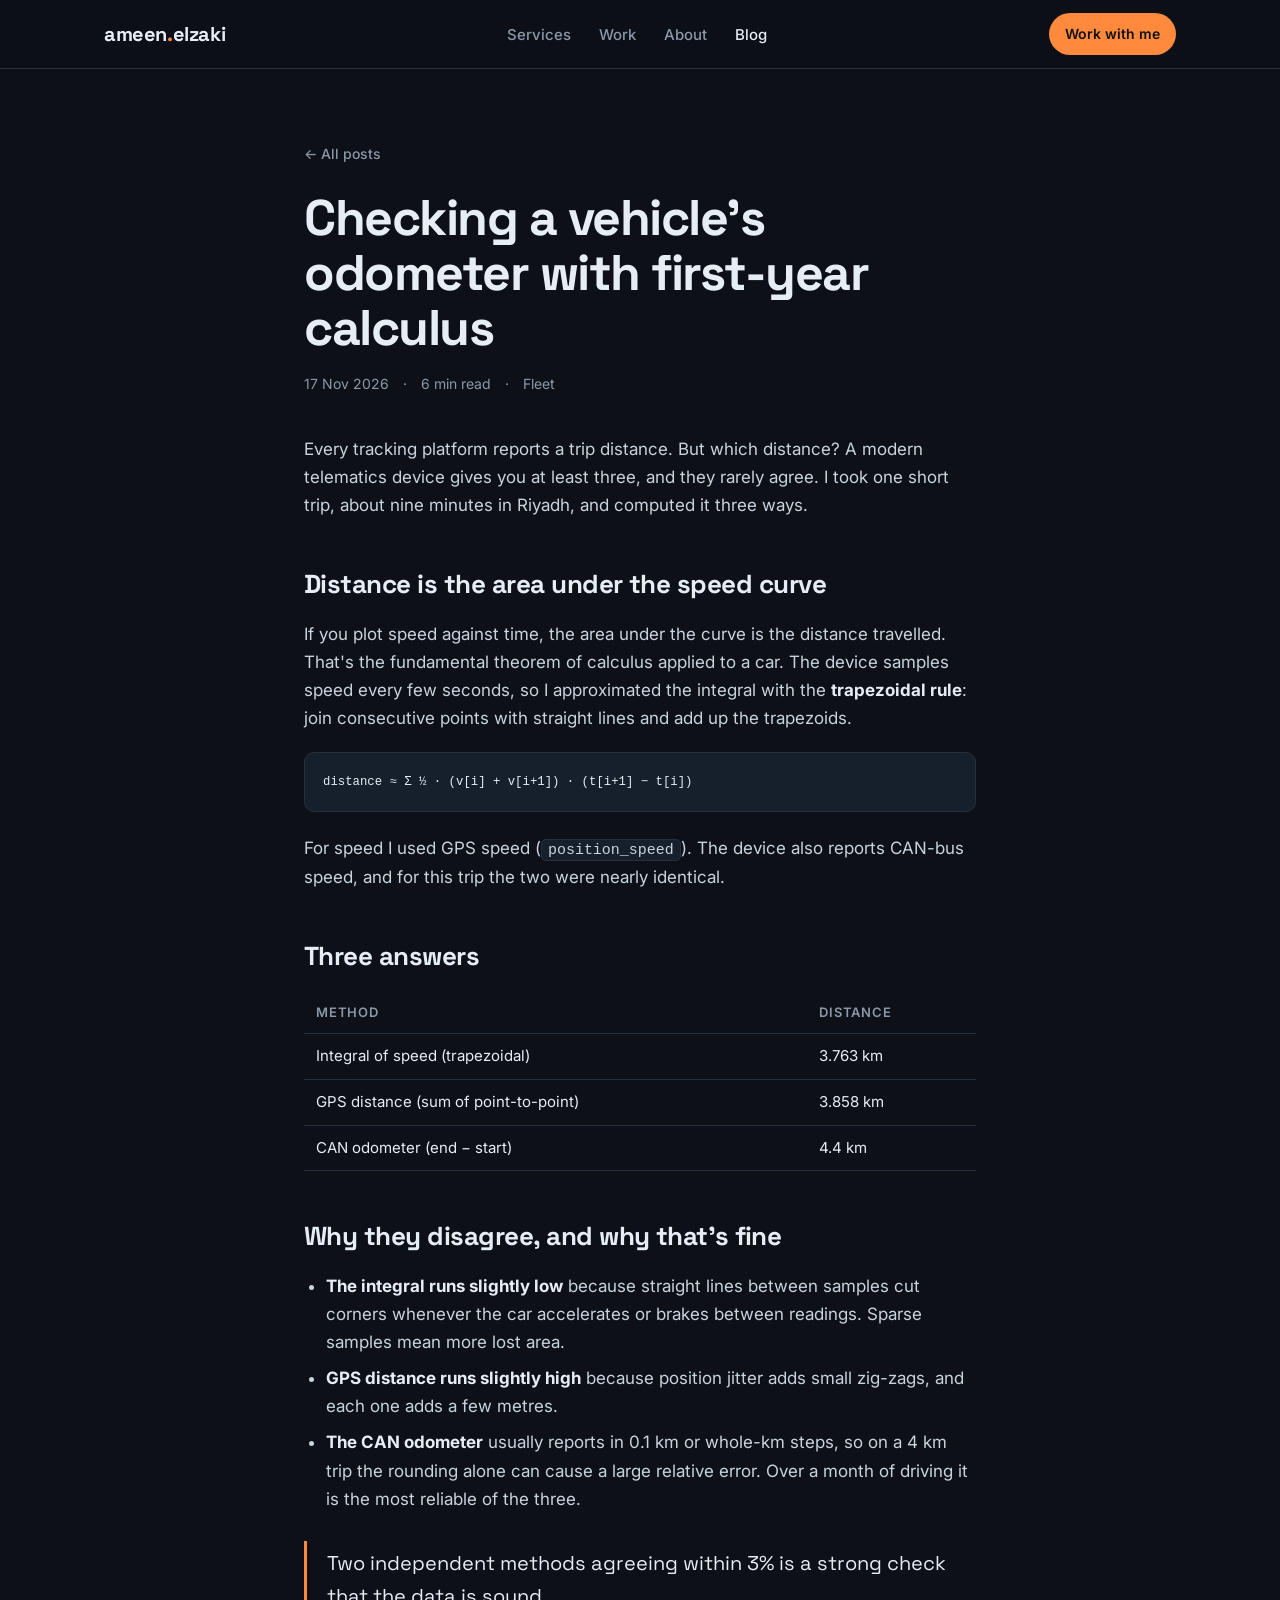
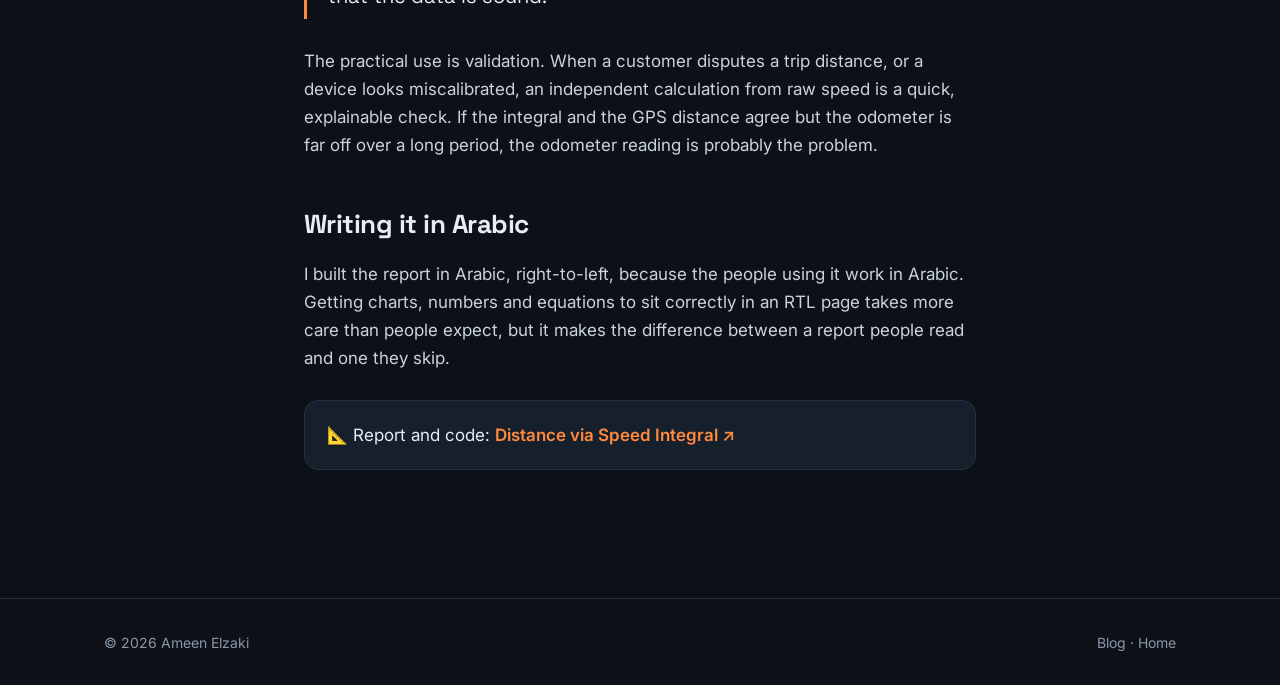
<file: posts/odometer-with-calculus.html>
<!DOCTYPE html>
<html lang="en">
<head>
<meta charset="UTF-8">
<meta name="viewport" content="width=device-width, initial-scale=1.0">
<title>Checking a vehicle's odometer with calculus — Ameen Elzaki</title>
<meta name="description" content="Computing trip distance as the area under the speed curve, and comparing it with GPS and CAN odometer readings.">
<link rel="preconnect" href="https://fonts.googleapis.com">
<link rel="preconnect" href="https://fonts.gstatic.com" crossorigin>
<link href="https://fonts.googleapis.com/css2?family=Inter:wght@400;500;600&family=Space+Grotesk:wght@500;700&display=swap" rel="stylesheet">
<link rel="stylesheet" href="../assets/style.css">
</head>
<body>
<nav class="nav"><div class="wrap">
  <a href="../index.html" class="logo">ameen<span>.</span>elzaki</a>
  <ul><li><a href="../index.html#services">Services</a></li><li><a href="../index.html#work">Work</a></li><li><a href="../index.html#about">About</a></li><li><a href="../blog.html" class="active">Blog</a></li></ul>
  <a href="../index.html#contact" class="cta">Work with me</a><button class="menu-btn" aria-label="Menu">☰</button>
</div></nav>

<article class="article">
  <a href="../blog.html" class="back">← All posts</a>
  <h1>Checking a vehicle's odometer with first-year calculus</h1>
  <div class="meta"><span>17 Nov 2026</span><span>·</span><span>6 min read</span><span>·</span><span>Fleet</span></div>

  <p>Every tracking platform reports a trip distance. But which distance? A modern telematics device gives you at least three, and they rarely agree. I took one short trip, about nine minutes in Riyadh, and computed it three ways.</p>

  <h2>Distance is the area under the speed curve</h2>
  <p>If you plot speed against time, the area under the curve is the distance travelled. That's the fundamental theorem of calculus applied to a car. The device samples speed every few seconds, so I approximated the integral with the <strong>trapezoidal rule</strong>: join consecutive points with straight lines and add up the trapezoids.</p>
<pre><code>distance ≈ Σ ½ · (v[i] + v[i+1]) · (t[i+1] − t[i])</code></pre>
  <p>For speed I used GPS speed (<code>position_speed</code>). The device also reports CAN-bus speed, and for this trip the two were nearly identical.</p>

  <h2>Three answers</h2>
  <table>
    <tr><th>Method</th><th>Distance</th></tr>
    <tr><td>Integral of speed (trapezoidal)</td><td>3.763 km</td></tr>
    <tr><td>GPS distance (sum of point-to-point)</td><td>3.858 km</td></tr>
    <tr><td>CAN odometer (end − start)</td><td>4.4 km</td></tr>
  </table>

  <h2>Why they disagree, and why that's fine</h2>
  <ul>
    <li><strong>The integral runs slightly low</strong> because straight lines between samples cut corners whenever the car accelerates or brakes between readings. Sparse samples mean more lost area.</li>
    <li><strong>GPS distance runs slightly high</strong> because position jitter adds small zig-zags, and each one adds a few metres.</li>
    <li><strong>The CAN odometer</strong> usually reports in 0.1 km or whole-km steps, so on a 4 km trip the rounding alone can cause a large relative error. Over a month of driving it is the most reliable of the three.</li>
  </ul>

  <blockquote>Two independent methods agreeing within 3% is a strong check that the data is sound.</blockquote>

  <p>The practical use is validation. When a customer disputes a trip distance, or a device looks miscalibrated, an independent calculation from raw speed is a quick, explainable check. If the integral and the GPS distance agree but the odometer is far off over a long period, the odometer reading is probably the problem.</p>

  <h2>Writing it in Arabic</h2>
  <p>I built the report in Arabic, right-to-left, because the people using it work in Arabic. Getting charts, numbers and equations to sit correctly in an RTL page takes more care than people expect, but it makes the difference between a report people read and one they skip.</p>

  <div class="callout">📐 Report and code: <a href="https://github.com/ameenelzaki96/Distance-via-Speed-Integral-in-Arabic" target="_blank" rel="noopener">Distance via Speed Integral ↗</a></div>
</article>

<footer><div class="wrap"><span>© <span data-year></span> Ameen Elzaki</span><span><a href="../blog.html">Blog</a> · <a href="../index.html">Home</a></span></div></footer>
<script src="../assets/main.js"></script>
</body>
</html>
</file>
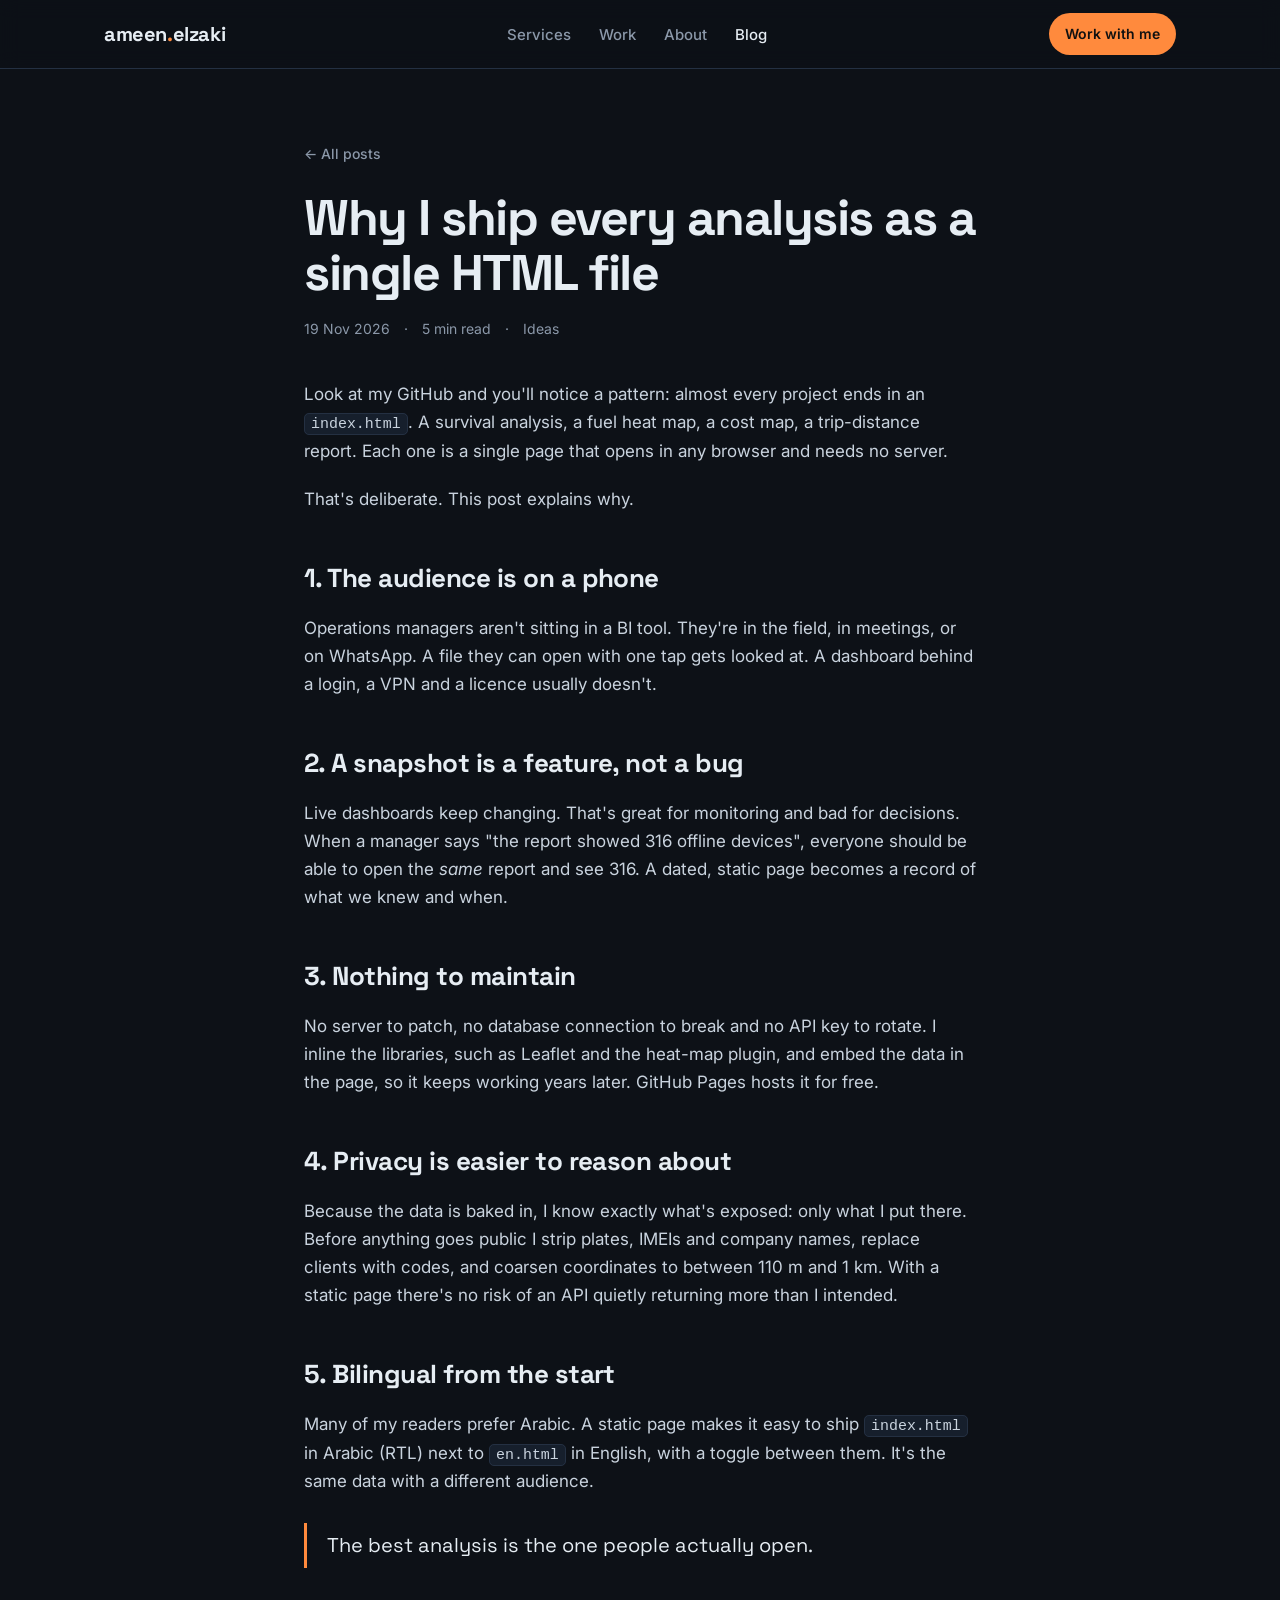
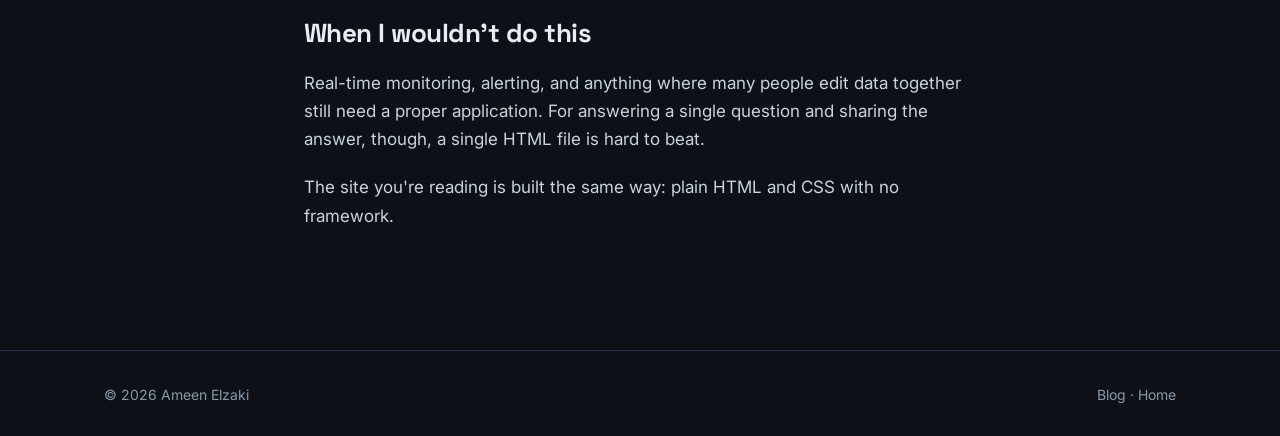
<file: posts/single-html-file.html>
<!DOCTYPE html>
<html lang="en">
<head>
<meta charset="UTF-8">
<meta name="viewport" content="width=device-width, initial-scale=1.0">
<title>Why I ship every analysis as a single HTML file — Ameen Elzaki</title>
<meta name="description" content="The case for self-contained, serverless HTML reports for operational analytics.">
<link rel="preconnect" href="https://fonts.googleapis.com">
<link rel="preconnect" href="https://fonts.gstatic.com" crossorigin>
<link href="https://fonts.googleapis.com/css2?family=Inter:wght@400;500;600&family=Space+Grotesk:wght@500;700&display=swap" rel="stylesheet">
<link rel="stylesheet" href="../assets/style.css">
</head>
<body>
<nav class="nav"><div class="wrap">
  <a href="../index.html" class="logo">ameen<span>.</span>elzaki</a>
  <ul><li><a href="../index.html#services">Services</a></li><li><a href="../index.html#work">Work</a></li><li><a href="../index.html#about">About</a></li><li><a href="../blog.html" class="active">Blog</a></li></ul>
  <a href="../index.html#contact" class="cta">Work with me</a><button class="menu-btn" aria-label="Menu">☰</button>
</div></nav>

<article class="article">
  <a href="../blog.html" class="back">← All posts</a>
  <h1>Why I ship every analysis as a single HTML file</h1>
  <div class="meta"><span>19 Nov 2026</span><span>·</span><span>5 min read</span><span>·</span><span>Ideas</span></div>

  <p>Look at my GitHub and you'll notice a pattern: almost every project ends in an <code>index.html</code>. A survival analysis, a fuel heat map, a cost map, a trip-distance report. Each one is a single page that opens in any browser and needs no server.</p>
  <p>That's deliberate. This post explains why.</p>

  <h2>1. The audience is on a phone</h2>
  <p>Operations managers aren't sitting in a BI tool. They're in the field, in meetings, or on WhatsApp. A file they can open with one tap gets looked at. A dashboard behind a login, a VPN and a licence usually doesn't.</p>

  <h2>2. A snapshot is a feature, not a bug</h2>
  <p>Live dashboards keep changing. That's great for monitoring and bad for decisions. When a manager says "the report showed 316 offline devices", everyone should be able to open the <em>same</em> report and see 316. A dated, static page becomes a record of what we knew and when.</p>

  <h2>3. Nothing to maintain</h2>
  <p>No server to patch, no database connection to break and no API key to rotate. I inline the libraries, such as Leaflet and the heat-map plugin, and embed the data in the page, so it keeps working years later. GitHub Pages hosts it for free.</p>

  <h2>4. Privacy is easier to reason about</h2>
  <p>Because the data is baked in, I know exactly what's exposed: only what I put there. Before anything goes public I strip plates, IMEIs and company names, replace clients with codes, and coarsen coordinates to between 110 m and 1 km. With a static page there's no risk of an API quietly returning more than I intended.</p>

  <h2>5. Bilingual from the start</h2>
  <p>Many of my readers prefer Arabic. A static page makes it easy to ship <code>index.html</code> in Arabic (RTL) next to <code>en.html</code> in English, with a toggle between them. It's the same data with a different audience.</p>

  <blockquote>The best analysis is the one people actually open.</blockquote>

  <h2>When I wouldn't do this</h2>
  <p>Real-time monitoring, alerting, and anything where many people edit data together still need a proper application. For answering a single question and sharing the answer, though, a single HTML file is hard to beat.</p>
  <p>The site you're reading is built the same way: plain HTML and CSS with no framework.</p>
</article>

<footer><div class="wrap"><span>© <span data-year></span> Ameen Elzaki</span><span><a href="../blog.html">Blog</a> · <a href="../index.html">Home</a></span></div></footer>
<script src="../assets/main.js"></script>
</body>
</html>
</file>
<file: assets/style.css>
/* ===== Ameen Elzaki — personal site ===== */
:root{
  --bg:#0d1117;
  --bg-2:#131a24;
  --card:#161f2c;
  --line:#243042;
  --text:#e6edf3;
  --muted:#8b98a9;
  --accent:#ff8a3d;      /* the orange from the field-cost maps */
  --accent-2:#3dd6c6;    /* telemetry teal */
  --radius:14px;
  --max:1120px;
  --font-head:"Space Grotesk",system-ui,sans-serif;
  --font-body:"Inter",system-ui,sans-serif;
}
*{box-sizing:border-box;margin:0;padding:0}
html{scroll-behavior:smooth}
body{background:var(--bg);color:var(--text);font-family:var(--font-body);line-height:1.65;font-size:17px;-webkit-font-smoothing:antialiased}
a{color:inherit;text-decoration:none}
img{max-width:100%;display:block}
.wrap{max-width:var(--max);margin:0 auto;padding:0 24px}

/* nav */
.nav{position:sticky;top:0;z-index:50;background:rgba(13,17,23,.82);backdrop-filter:blur(10px);border-bottom:1px solid var(--line)}
.nav .wrap{display:flex;align-items:center;justify-content:space-between;height:68px}
.logo{font-family:var(--font-head);font-weight:700;font-size:20px;letter-spacing:-.02em}
.logo span{color:var(--accent)}
.nav ul{display:flex;gap:28px;list-style:none}
.nav ul a{color:var(--muted);font-size:15px;font-weight:500;transition:color .2s}
.nav ul a:hover,.nav ul a.active{color:var(--text)}
.nav .cta{background:var(--accent);color:#111;padding:9px 16px;border-radius:999px;font-weight:600;font-size:14px}
.menu-btn{display:none;background:none;border:0;color:var(--text);font-size:26px;cursor:pointer}

/* hero */
.hero{position:relative;padding:110px 0 90px;overflow:hidden}
.hero canvas{position:absolute;inset:0;width:100%;height:100%;opacity:.55;pointer-events:none}
.hero .wrap{position:relative}
.eyebrow{display:inline-flex;align-items:center;gap:8px;font-size:13px;font-weight:600;letter-spacing:.12em;text-transform:uppercase;color:var(--accent-2)}
.eyebrow::before{content:"";width:8px;height:8px;border-radius:50%;background:var(--accent-2);box-shadow:0 0 12px var(--accent-2)}
.hero h1{font-family:var(--font-head);font-size:clamp(40px,6.4vw,74px);line-height:1.04;letter-spacing:-.035em;margin:22px 0 24px;max-width:900px}
.hero h1 em{font-style:normal;color:var(--accent)}
.hero p.lead{font-size:20px;color:var(--muted);max-width:640px}
.btns{display:flex;gap:14px;margin-top:36px;flex-wrap:wrap}
.btn{display:inline-flex;align-items:center;gap:8px;padding:13px 22px;border-radius:999px;font-weight:600;font-size:15px;transition:transform .15s,background .2s}
.btn:hover{transform:translateY(-2px)}
.btn.primary{background:var(--accent);color:#111}
.btn.ghost{border:1px solid var(--line);color:var(--text)}
.btn.ghost:hover{background:var(--card)}

.stats{display:grid;grid-template-columns:repeat(4,1fr);gap:1px;background:var(--line);border:1px solid var(--line);border-radius:var(--radius);overflow:hidden;margin-top:70px}
.stat{background:var(--bg-2);padding:22px 24px}
.stat b{display:block;font-family:var(--font-head);font-size:32px;letter-spacing:-.02em}
.stat span{color:var(--muted);font-size:14px}

/* sections */
section{padding:96px 0}
.sec-head{display:flex;justify-content:space-between;align-items:end;gap:24px;margin-bottom:48px;flex-wrap:wrap}
.sec-head h2{font-family:var(--font-head);font-size:clamp(30px,4vw,44px);letter-spacing:-.03em;line-height:1.1}
.sec-head p{color:var(--muted);max-width:480px}
.alt{background:var(--bg-2);border-top:1px solid var(--line);border-bottom:1px solid var(--line)}

/* services */
.grid{display:grid;gap:20px}
.g3{grid-template-columns:repeat(3,1fr)}
.g2{grid-template-columns:repeat(2,1fr)}
.card{background:var(--card);border:1px solid var(--line);border-radius:var(--radius);padding:28px;transition:border-color .2s,transform .2s}
.card:hover{border-color:#3a4a62;transform:translateY(-3px)}
.card .ico{width:44px;height:44px;border-radius:10px;display:grid;place-items:center;background:rgba(255,138,61,.12);color:var(--accent);font-size:22px;margin-bottom:18px}
.card h3{font-family:var(--font-head);font-size:21px;letter-spacing:-.01em;margin-bottom:10px}
.card p{color:var(--muted);font-size:15.5px}
.card ul{margin-top:14px;list-style:none}
.card li{font-size:14.5px;color:var(--muted);padding:5px 0 5px 20px;position:relative}
.card li::before{content:"→";position:absolute;left:0;color:var(--accent-2)}

/* projects */
.filters{display:flex;gap:8px;flex-wrap:wrap}
.filters button{background:transparent;border:1px solid var(--line);color:var(--muted);padding:7px 14px;border-radius:999px;font:500 14px var(--font-body);cursor:pointer}
.filters button.on{background:var(--text);color:var(--bg);border-color:var(--text)}
.project{display:flex;flex-direction:column}
.project .tags{display:flex;gap:6px;flex-wrap:wrap;margin-bottom:14px}
.tag{font-size:12px;font-weight:600;padding:3px 9px;border-radius:6px;background:rgba(61,214,198,.1);color:var(--accent-2)}
.project .metric{font-family:var(--font-head);font-size:28px;color:var(--accent);margin:14px 0 2px;letter-spacing:-.02em}
.project .metric-l{font-size:13px;color:var(--muted)}
.project .links{margin-top:auto;padding-top:20px;display:flex;gap:16px;font-size:14px;font-weight:600}
.project .links a{color:var(--text);border-bottom:1px solid var(--line)}
.project .links a:hover{border-color:var(--accent)}
.project.hide{display:none}

/* process */
.steps{counter-reset:s;display:grid;grid-template-columns:repeat(4,1fr);gap:20px}
.step{border-top:2px solid var(--line);padding-top:20px}
.step::before{counter-increment:s;content:"0" counter(s);font-family:var(--font-head);color:var(--accent);font-weight:700}
.step h4{font-family:var(--font-head);font-size:19px;margin:8px 0}
.step p{color:var(--muted);font-size:15px}

/* about */
.about{display:grid;grid-template-columns:1.2fr 1fr;gap:56px;align-items:start}
.about p{color:var(--muted);margin-bottom:16px}
.about p strong{color:var(--text)}
.skills{display:flex;flex-wrap:wrap;gap:8px}
.skills span{border:1px solid var(--line);padding:6px 12px;border-radius:8px;font-size:14px;color:var(--text)}
.skill-group{margin-bottom:22px}
.skill-group h5{font-size:12px;letter-spacing:.12em;text-transform:uppercase;color:var(--muted);margin-bottom:10px}

/* blog list */
.post-card{display:block}
.post-card .meta{font-size:13px;color:var(--muted);margin-bottom:10px}
.post-card h3{font-size:22px}
.post-card .more{display:inline-block;margin-top:16px;color:var(--accent);font-weight:600;font-size:14px}

/* contact */
.contact{text-align:center;padding:110px 0}
.contact h2{font-family:var(--font-head);font-size:clamp(34px,5vw,56px);letter-spacing:-.03em;line-height:1.08;max-width:760px;margin:0 auto 20px}
.contact p{color:var(--muted);max-width:540px;margin:0 auto}
.contact .btns{justify-content:center}

footer{border-top:1px solid var(--line);padding:32px 0;color:var(--muted);font-size:14px}
footer .wrap{display:flex;justify-content:space-between;gap:16px;flex-wrap:wrap}
footer a:hover{color:var(--text)}

/* blog page */
.page-head{padding:90px 0 40px}
.page-head h1{font-family:var(--font-head);font-size:clamp(40px,6vw,64px);letter-spacing:-.035em;line-height:1.05}
.page-head p{color:var(--muted);font-size:19px;max-width:600px;margin-top:16px}

/* article */
.article{max-width:720px;margin:0 auto;padding:70px 24px 100px}
.article .back{color:var(--muted);font-size:14px;font-weight:500}
.article .back:hover{color:var(--accent)}
.article h1{font-family:var(--font-head);font-size:clamp(34px,5vw,50px);letter-spacing:-.03em;line-height:1.1;margin:24px 0 16px}
.article .meta{color:var(--muted);font-size:14px;margin-bottom:40px;display:flex;gap:14px;flex-wrap:wrap}
.article h2{font-family:var(--font-head);font-size:26px;letter-spacing:-.02em;margin:44px 0 14px}
.article p{margin-bottom:20px;color:#c9d3de}
.article ul,.article ol{margin:0 0 20px 22px;color:#c9d3de}
.article li{margin-bottom:8px}
.article strong{color:var(--text)}
.article blockquote{border-left:3px solid var(--accent);padding:6px 0 6px 20px;margin:28px 0;font-size:20px;color:var(--text);font-family:var(--font-head)}
.article code{background:var(--card);border:1px solid var(--line);padding:2px 6px;border-radius:5px;font-size:.88em}
.article pre{background:var(--card);border:1px solid var(--line);border-radius:10px;padding:18px;overflow:auto;margin-bottom:22px;font-size:14px;line-height:1.55}
.article pre code{background:none;border:0;padding:0}
.article table{width:100%;border-collapse:collapse;margin-bottom:24px;font-size:15px}
.article th,.article td{text-align:left;padding:10px 12px;border-bottom:1px solid var(--line)}
.article th{color:var(--muted);font-weight:600;font-size:13px;text-transform:uppercase;letter-spacing:.06em}
.callout{background:var(--card);border:1px solid var(--line);border-radius:var(--radius);padding:20px 22px;margin:28px 0}
.callout a{color:var(--accent);font-weight:600}

/* reveal */
.reveal{opacity:0;transform:translateY(18px);transition:opacity .7s ease,transform .7s ease}
.reveal.in{opacity:1;transform:none}

@media (max-width:900px){
  .g3,.steps{grid-template-columns:1fr 1fr}
  .about{grid-template-columns:1fr}
  .stats{grid-template-columns:1fr 1fr}
}
@media (max-width:640px){
  .g3,.g2,.steps{grid-template-columns:1fr}
  .nav ul{display:none;position:absolute;top:68px;left:0;right:0;flex-direction:column;gap:0;background:var(--bg);border-bottom:1px solid var(--line)}
  .nav ul.open{display:flex}
  .nav ul li a{display:block;padding:14px 24px}
  .menu-btn{display:block}
  .nav .cta{display:none}
  section{padding:70px 0}
  .hero{padding:70px 0 60px}
}
@media (prefers-reduced-motion:reduce){.reveal{opacity:1;transform:none;transition:none}html{scroll-behavior:auto}}
</file>
